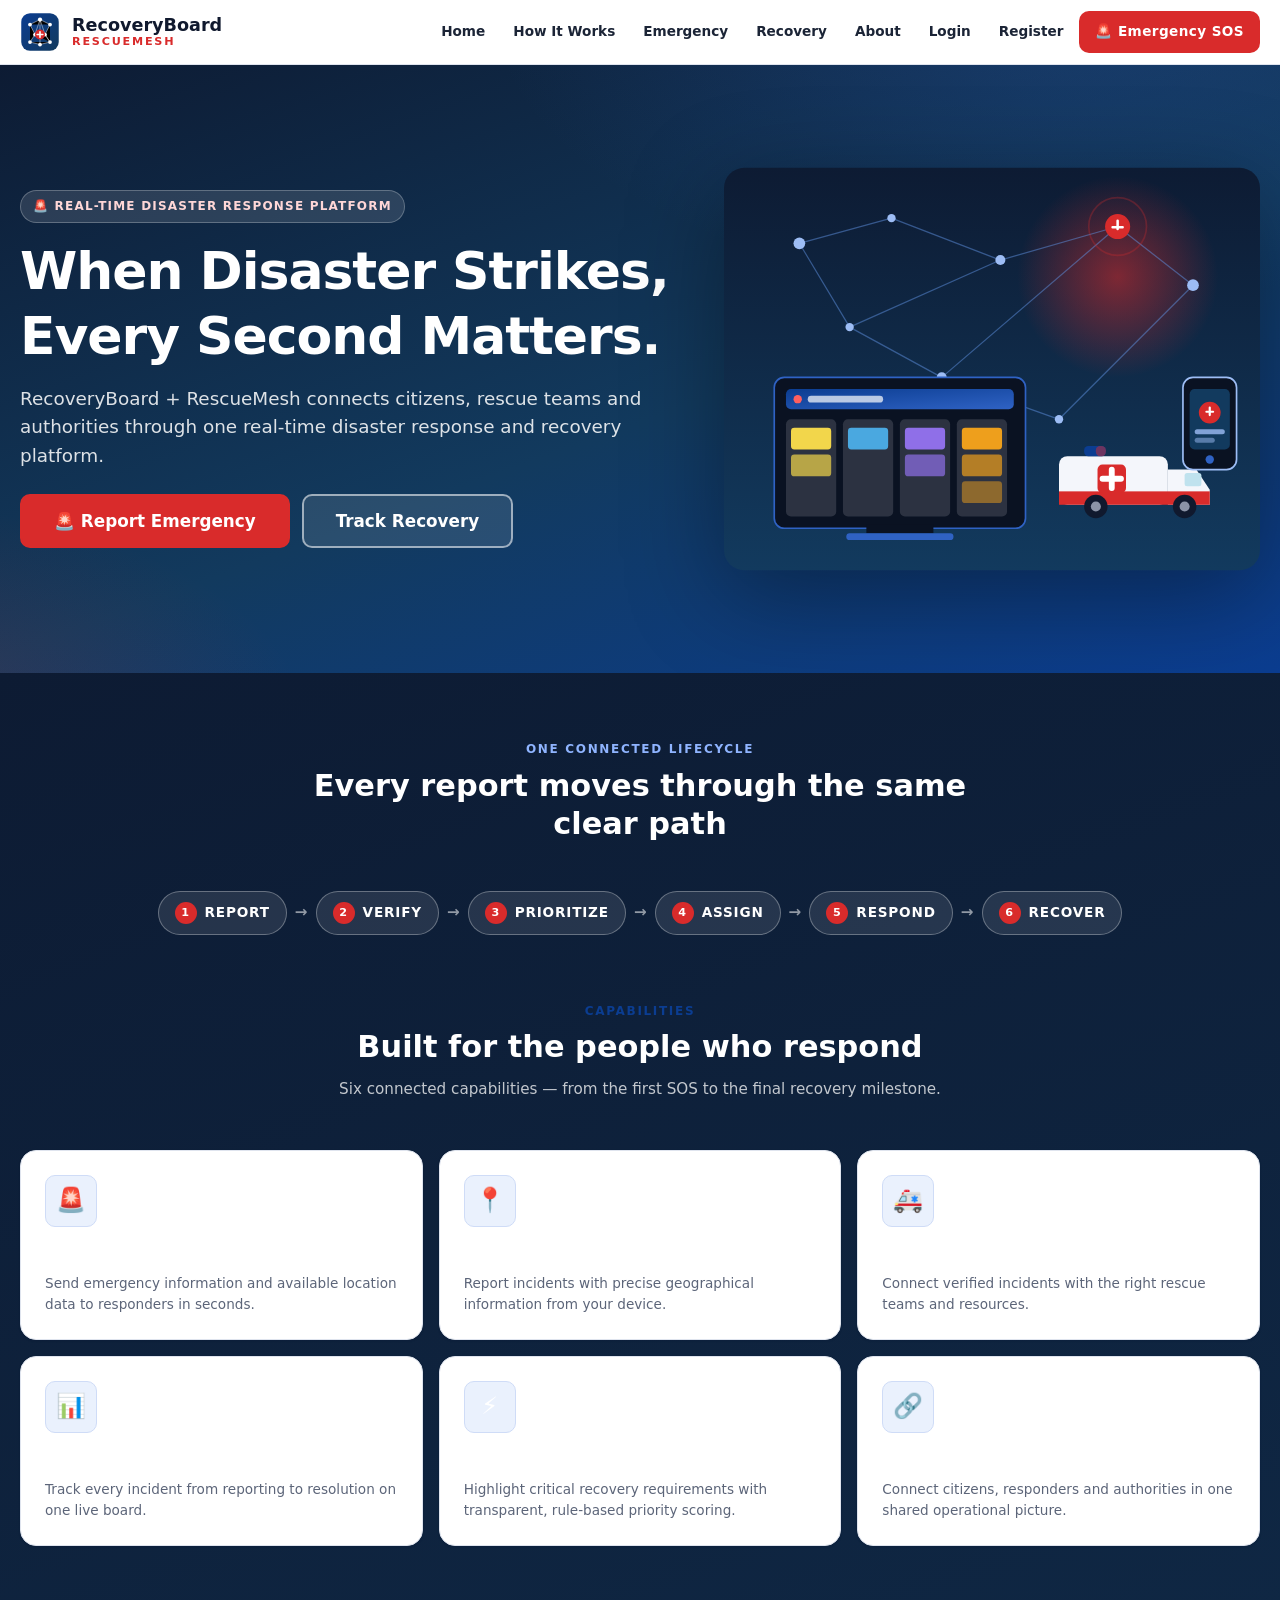
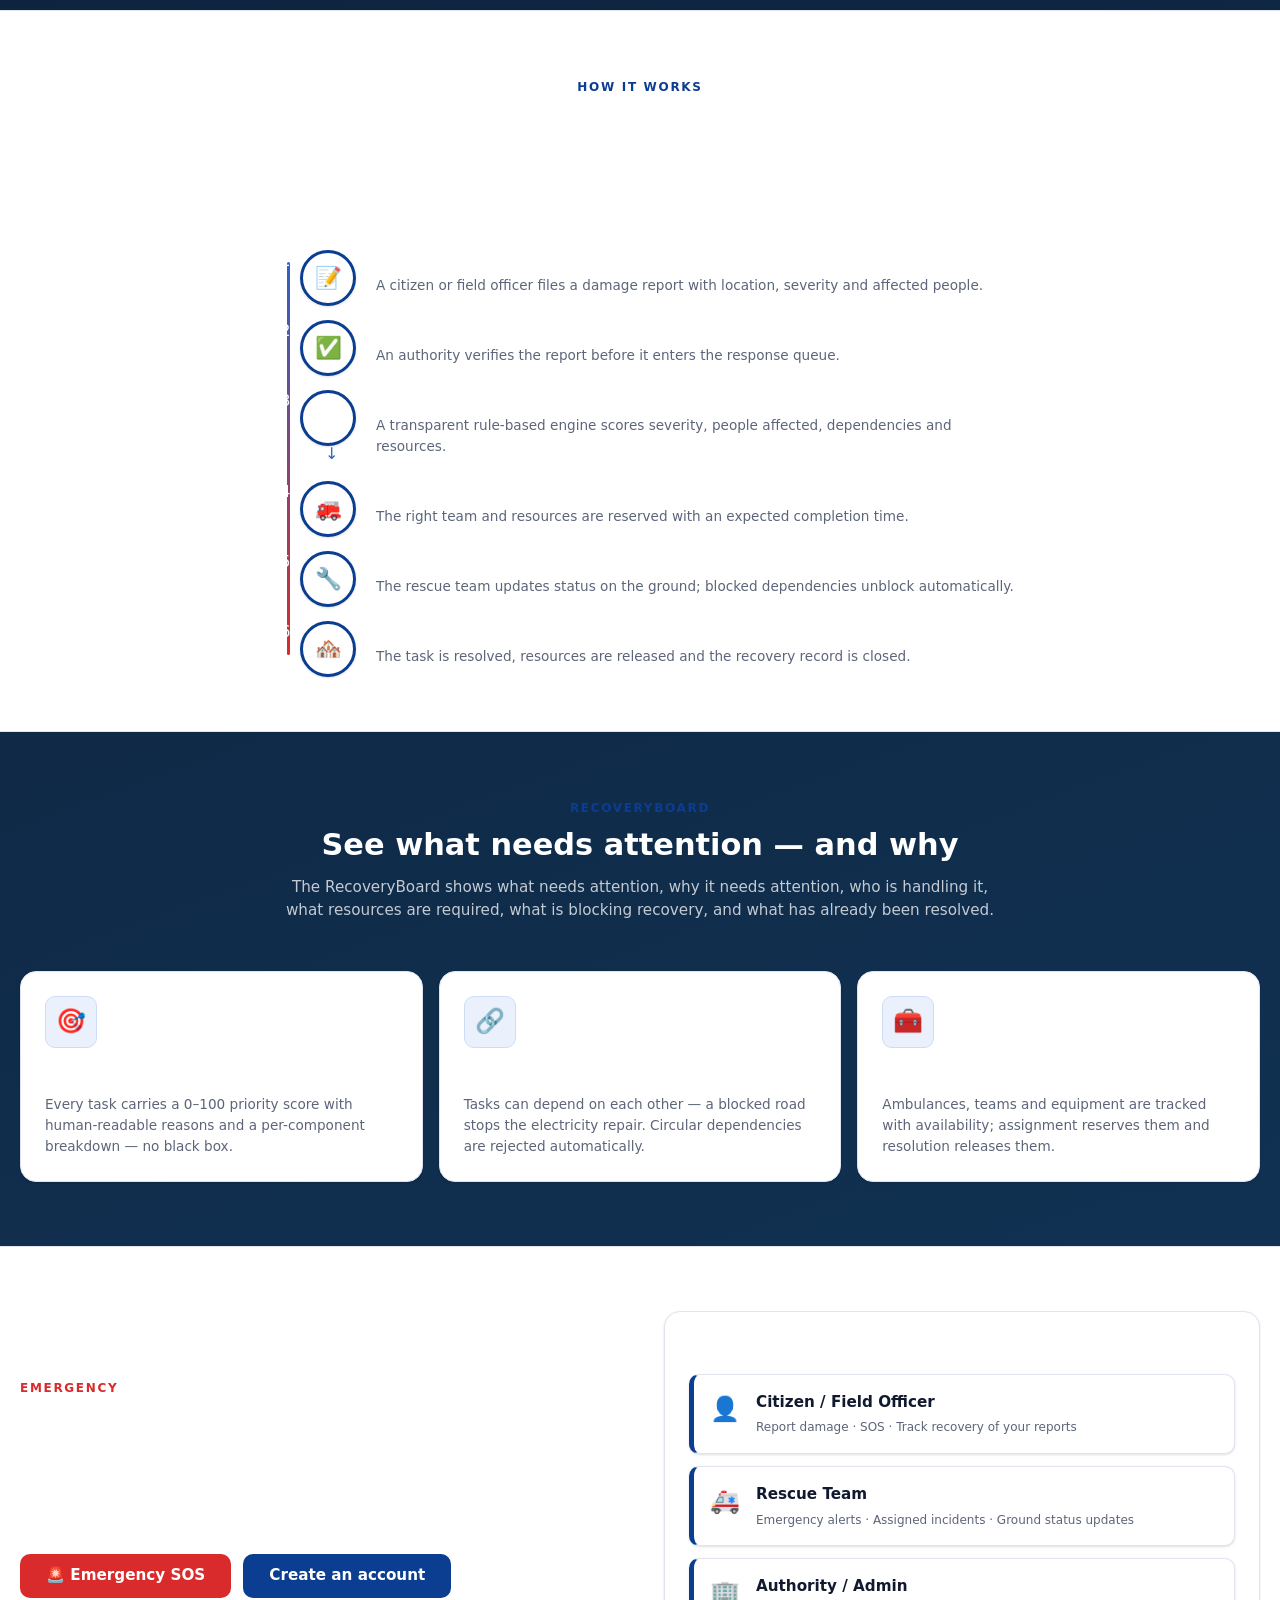
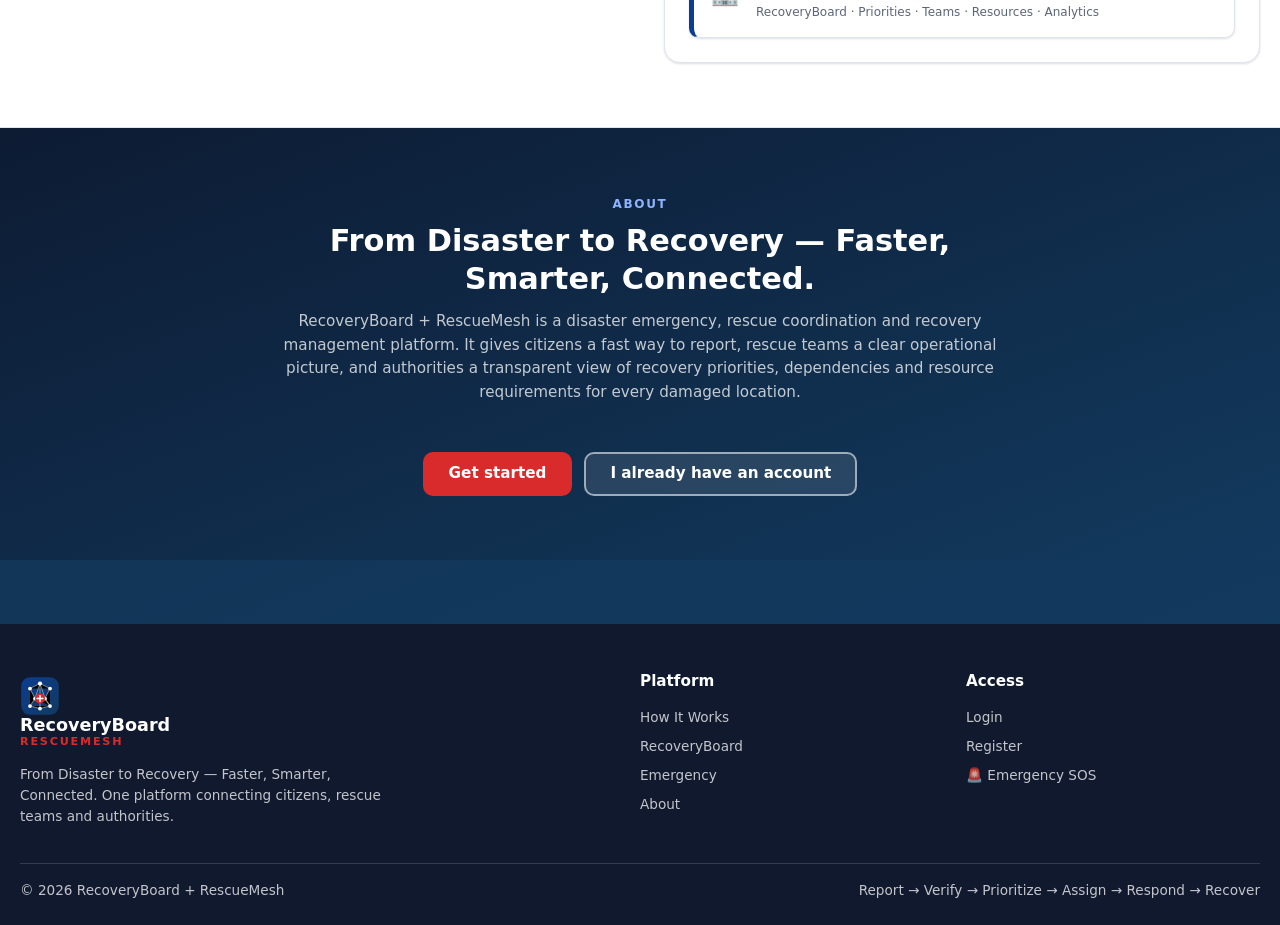
<file: index.html>
<!DOCTYPE html>
<html lang="en">
<head>
    <meta charset="UTF-8">
    <meta name="viewport" content="width=device-width, initial-scale=1.0">
    <meta name="description" content="RecoveryBoard + RescueMesh — citizen emergency reporting, rescue coordination and disaster recovery management platform.">
    <title>RecoveryBoard + RescueMesh — From Disaster to Recovery</title>
    <link rel="icon" type="image/svg+xml" href="images/logo.svg">
    <link rel="stylesheet" href="css/style.css">
</head>
<body>
    <a class="skip-link" href="#main-content">Skip to main content</a>

    <!-- ================= NAVBAR ================= -->
    <header class="navbar">
        <nav class="container navbar-inner" aria-label="Primary navigation">
            <a class="logo" href="index.html">
                <img class="logo-mark" src="images/logo.svg" alt="" width="40" height="40">
                <span class="logo-text">
                    <span class="logo-main">RecoveryBoard</span>
                    <span class="logo-sub">RescueMesh</span>
                </span>
            </a>
            <button class="nav-toggle" id="nav-toggle" type="button" aria-expanded="false" aria-controls="nav-links" aria-label="Toggle navigation menu">☰</button>
            <div class="nav-links" id="nav-links">
                <a href="index.html" aria-current="page">Home</a>
                <a href="#how-it-works">How It Works</a>
                <a href="#emergency">Emergency</a>
                <a href="#recovery">Recovery</a>
                <a href="#about">About</a>
                <a href="login.html">Login</a>
                <a href="register.html">Register</a>
                <a class="nav-cta" href="login.html?next=sos">🚨 Emergency SOS</a>
            </div>
        </nav>
    </header>

    <main id="main-content">
        <!-- ================= HERO ================= -->
        <section class="hero" id="home">
            <div class="container hero-grid">
                <div>
                    <span class="hero-badge">🚨 Real-time disaster response platform</span>
                    <h1>When Disaster Strikes, Every Second Matters.</h1>
                    <p class="lead">RecoveryBoard + RescueMesh connects citizens, rescue teams and authorities through one real-time disaster response and recovery platform.</p>
                    <div class="hero-actions">
                        <a class="btn btn-danger btn-lg" href="register.html">🚨 Report Emergency</a>
                        <a class="btn btn-secondary btn-lg" href="login.html?next=recovery">Track Recovery</a>
                    </div>
                </div>
                <div class="hero-art">
                    <img src="images/hero.svg" alt="Illustration of a disaster response command center: citizens sending SOS reports, a coordination screen tracking recovery tasks, and a rescue unit dispatched across a connected mesh network." width="640" height="480">
                </div>
            </div>
        </section>

        <!-- ================= LIFECYCLE RIBBON ================= -->
        <section class="section section-dark" aria-label="Incident lifecycle">
            <div class="container">
                <div class="section-head">
                    <span class="eyebrow" style="color:#8fb4ff">One connected lifecycle</span>
                    <h2>Every report moves through the same clear path</h2>
                </div>
                <div class="lifecycle">
                    <span class="lifecycle-chip"><span class="step-no">1</span> Report</span>
                    <span class="lifecycle-sep" aria-hidden="true">→</span>
                    <span class="lifecycle-chip"><span class="step-no">2</span> Verify</span>
                    <span class="lifecycle-sep" aria-hidden="true">→</span>
                    <span class="lifecycle-chip"><span class="step-no">3</span> Prioritize</span>
                    <span class="lifecycle-sep" aria-hidden="true">→</span>
                    <span class="lifecycle-chip"><span class="step-no">4</span> Assign</span>
                    <span class="lifecycle-sep" aria-hidden="true">→</span>
                    <span class="lifecycle-chip"><span class="step-no">5</span> Respond</span>
                    <span class="lifecycle-sep" aria-hidden="true">→</span>
                    <span class="lifecycle-chip"><span class="step-no">6</span> Recover</span>
                </div>
            </div>

        <!-- ================= FEATURES ================= -->
        <section class="section" id="features" aria-labelledby="features-title">
            <div class="container">
                <div class="section-head">
                    <span class="eyebrow">Capabilities</span>
                    <h2 id="features-title">Built for the people who respond</h2>
                    <p>Six connected capabilities — from the first SOS to the final recovery milestone.</p>
                </div>
                <div class="feature-grid">
                    <article class="feature-card">
                        <div class="feature-icon" aria-hidden="true">🚨</div>
                        <h3>Emergency SOS</h3>
                        <p>Send emergency information and available location data to responders in seconds.</p>
                    </article>
                    <article class="feature-card">
                        <div class="feature-icon" aria-hidden="true">📍</div>
                        <h3>Location-Based Reporting</h3>
                        <p>Report incidents with precise geographical information from your device.</p>
                    </article>
                    <article class="feature-card">
                        <div class="feature-icon" aria-hidden="true">🚑</div>
                        <h3>Rescue Coordination</h3>
                        <p>Connect verified incidents with the right rescue teams and resources.</p>
                    </article>
                    <article class="feature-card">
                        <div class="feature-icon" aria-hidden="true">📊</div>
                        <h3>RecoveryBoard</h3>
                        <p>Track every incident from reporting to resolution on one live board.</p>
                    </article>
                    <article class="feature-card">
                        <div class="feature-icon" aria-hidden="true">⚡</div>
                        <h3>Priority Management</h3>
                        <p>Highlight critical recovery requirements with transparent, rule-based priority scoring.</p>
                    </article>
                    <article class="feature-card">
                        <div class="feature-icon" aria-hidden="true">🔗</div>
                        <h3>RescueMesh</h3>
                        <p>Connect citizens, responders and authorities in one shared operational picture.</p>
                    </article>
                </div>
            </div>
        </section>

        <!-- ================= HOW IT WORKS ================= -->
        <section class="section section-alt" id="how-it-works" aria-labelledby="how-title">
            <div class="container">
                <div class="section-head">
                    <span class="eyebrow">How it works</span>
                    <h2 id="how-title">From citizen report to recovery</h2>
                    <p>Six accountable steps. Every transition is recorded, role-checked and visible to everyone who needs it.</p>
                </div>
                <ol class="timeline">
                    <li class="timeline-step">
                        <div class="timeline-dot" aria-hidden="true">📝</div>
                        <span class="timeline-arrow" aria-hidden="true">↓</span>
                        <h3>Citizen Reports</h3>
                        <p>A citizen or field officer files a damage report with location, severity and affected people.</p>
                    </li>
                    <li class="timeline-step">
                        <div class="timeline-dot" aria-hidden="true">✅</div>
                        <span class="timeline-arrow" aria-hidden="true">↓</span>
                        <h3>Incident Verification</h3>
                        <p>An authority verifies the report before it enters the response queue.</p>
                    </li>
                    <li class="timeline-step">
                        <div class="timeline-dot" aria-hidden="true">⚡</div>
                        <span class="timeline-arrow" aria-hidden="true">↓</span>
                        <h3>Priority Assessment</h3>
                        <p>A transparent rule-based engine scores severity, people affected, dependencies and resources.</p>
                    </li>
                    <li class="timeline-step">
                        <div class="timeline-dot" aria-hidden="true">🚒</div>
                        <span class="timeline-arrow" aria-hidden="true">↓</span>
                        <h3>Rescue Team Assignment</h3>
                        <p>The right team and resources are reserved with an expected completion time.</p>
                    </li>
                    <li class="timeline-step">
                        <div class="timeline-dot" aria-hidden="true">🔧</div>
                        <span class="timeline-arrow" aria-hidden="true">↓</span>
                        <h3>Work In Progress</h3>
                        <p>The rescue team updates status on the ground; blocked dependencies unblock automatically.</p>
                    </li>
                    <li class="timeline-step">
                        <div class="timeline-dot" aria-hidden="true">🏘️</div>
                        <h3>Resolution</h3>
                        <p>The task is resolved, resources are released and the recovery record is closed.</p>
                    </li>
                </ol>
            </div>
        </section>


        <!-- ================= RECOVERYBOARD ================= -->
        <section class="section" id="recovery" aria-labelledby="recovery-title">
            <div class="container">
                <div class="section-head">
                    <span class="eyebrow">RecoveryBoard</span>
                    <h2 id="recovery-title">See what needs attention — and why</h2>
                    <p>The RecoveryBoard shows what needs attention, why it needs attention, who is handling it, what resources are required, what is blocking recovery, and what has already been resolved.</p>
                </div>
                <div class="grid-3">
                    <article class="feature-card">
                        <div class="feature-icon" aria-hidden="true">🎯</div>
                        <h3>Priority with reasons</h3>
                        <p>Every task carries a 0–100 priority score with human-readable reasons and a per-component breakdown — no black box.</p>
                    </article>
                    <article class="feature-card">
                        <div class="feature-icon" aria-hidden="true">🔗</div>
                        <h3>Dependencies & blockers</h3>
                        <p>Tasks can depend on each other — a blocked road stops the electricity repair. Circular dependencies are rejected automatically.</p>
                    </article>
                    <article class="feature-card">
                        <div class="feature-icon" aria-hidden="true">🧰</div>
                        <h3>Resource requirements</h3>
                        <p>Ambulances, teams and equipment are tracked with availability; assignment reserves them and resolution releases them.</p>
                    </article>
                </div>
            </div>
        </section>

        <!-- ================= EMERGENCY ================= -->
        <section class="section section-alt" id="emergency" aria-labelledby="emergency-title">
            <div class="container">
                <div class="grid-2" style="align-items:center; gap:var(--sp-7);">
                    <div>
                        <span class="eyebrow" style="color:var(--danger)">Emergency</span>
                        <h2 id="emergency-title">Need immediate help?</h2>
                        <p class="lead">If you are in danger, use the emergency SOS in your dashboard to share your situation and location, or file a damage report so responders can be dispatched.</p>
                        <div class="btn-row" style="margin-top:var(--sp-4);">
                            <a class="btn btn-danger" href="login.html?next=sos">🚨 Emergency SOS</a>
                            <a class="btn btn-primary" href="register.html">Create an account</a>
                        </div>
                    </div>
                    <div class="card">
                        <h3 style="font-size:1.1rem;">Who is this platform for?</h3>
                        <div class="stack" style="gap:var(--sp-3); margin-top:var(--sp-4);">
                            <div class="alert-card" style="margin-bottom:0;">
                                <span class="ac-icon" aria-hidden="true">👤</span>
                                <div class="ac-body">
                                    <div class="ac-title">Citizen / Field Officer</div>
                                    <div class="ac-meta"><span>Report damage · SOS · Track recovery of your reports</span></div>
                                </div>
                            </div>
                            <div class="alert-card" style="margin-bottom:0;">
                                <span class="ac-icon" aria-hidden="true">🚑</span>
                                <div class="ac-body">
                                    <div class="ac-title">Rescue Team</div>
                                    <div class="ac-meta"><span>Emergency alerts · Assigned incidents · Ground status updates</span></div>
                                </div>
                            </div>
                            <div class="alert-card" style="margin-bottom:0;">
                                <span class="ac-icon" aria-hidden="true">🏢</span>
                                <div class="ac-body">
                                    <div class="ac-title">Authority / Admin</div>
                                    <div class="ac-meta"><span>RecoveryBoard · Priorities · Teams · Resources · Analytics</span></div>
                                </div>
                            </div>
                        </div>
                    </div>
                </div>
            </div>
        </section>


        <!-- ================= ABOUT ================= -->
        <section class="section section-dark" id="about" aria-labelledby="about-title">
            <div class="container">
                <div class="section-head">
                    <span class="eyebrow" style="color:#8fb4ff">About</span>
                    <h2 id="about-title">From Disaster to Recovery — Faster, Smarter, Connected.</h2>
                    <p>RecoveryBoard + RescueMesh is a disaster emergency, rescue coordination and recovery management platform. It gives citizens a fast way to report, rescue teams a clear operational picture, and authorities a transparent view of recovery priorities, dependencies and resource requirements for every damaged location.</p>
                </div>
                <div class="btn-row" style="justify-content:center;">
                    <a class="btn btn-danger" href="register.html">Get started</a>
                    <a class="btn btn-secondary" href="login.html" style="--btn-bg:rgba(255,255,255,0.1); --btn-bd:rgba(255,255,255,0.55); --btn-fg:#fff;">I already have an account</a>
                </div>
            </div>
        </section>
    </main>

    <!-- ================= FOOTER ================= -->
    <footer class="footer">
        <div class="container">
            <div class="footer-grid">
                <div>
                    <a class="logo" href="index.html" style="margin-bottom:var(--sp-3);">
                        <img class="logo-mark" src="images/logo.svg" alt="" width="40" height="40">
                        <span class="logo-text">
                            <span class="logo-main" style="color:#fff;">RecoveryBoard</span>
                            <span class="logo-sub">RescueMesh</span>
                        </span>
                    </a>
                    <p style="max-width:44ch;">From Disaster to Recovery — Faster, Smarter, Connected. One platform connecting citizens, rescue teams and authorities.</p>
                </div>
                <div>
                    <h4>Platform</h4>
                    <a href="#how-it-works">How It Works</a>
                    <a href="#recovery">RecoveryBoard</a>
                    <a href="#emergency">Emergency</a>
                    <a href="#about">About</a>
                </div>
                <div>
                    <h4>Access</h4>
                    <a href="login.html">Login</a>
                    <a href="register.html">Register</a>
                    <a href="login.html?next=sos">🚨 Emergency SOS</a>
                </div>
            </div>
            <div class="footer-bottom">
                <span>© <span id="year">2026</span> RecoveryBoard + RescueMesh</span>
                <span>Report → Verify → Prioritize → Assign → Respond → Recover</span>
            </div>
        </div>
    </footer>

    <script src="js/ui.js"></script>
    <script src="js/landing.js"></script>
</body>
</html>

        </section>
</file>
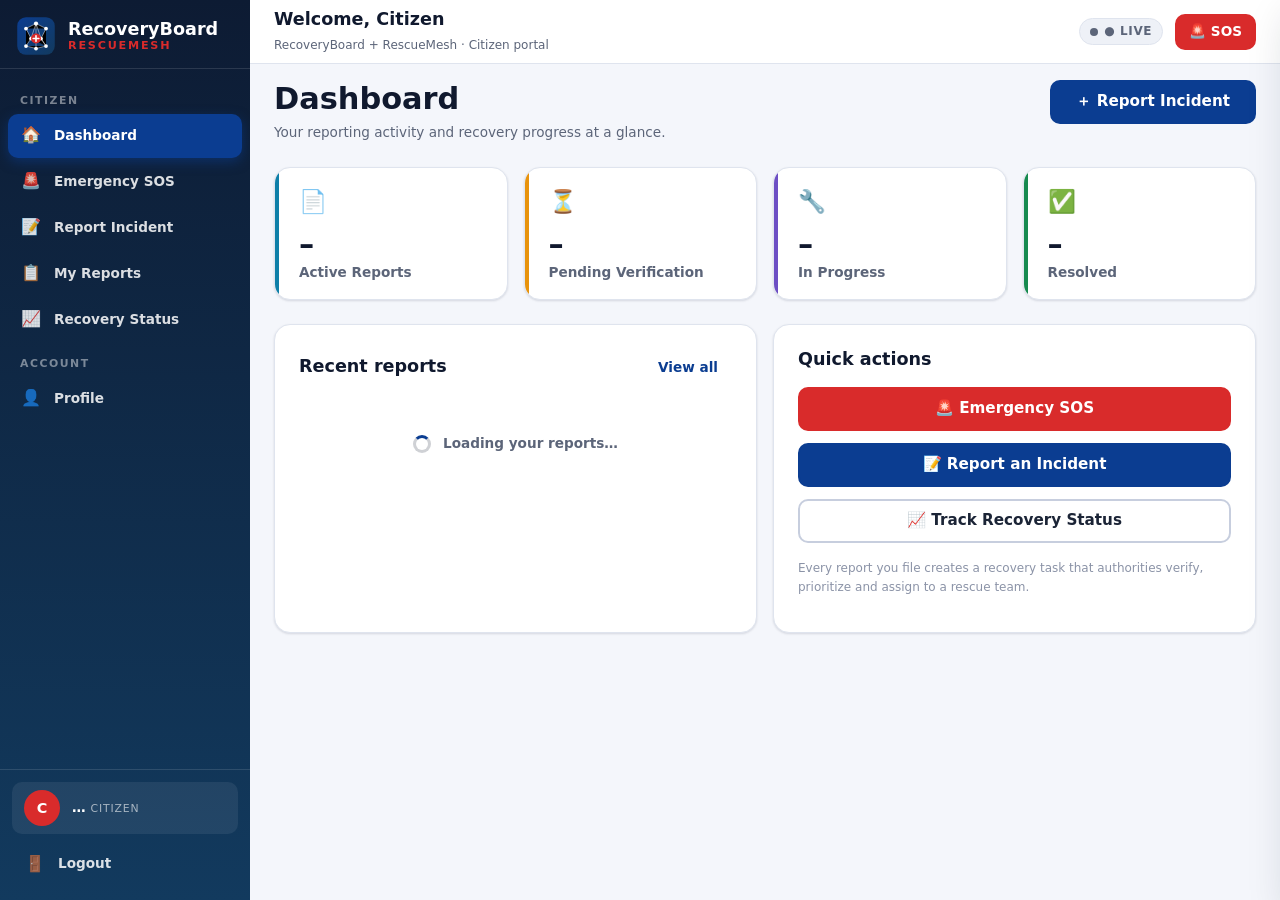
<file: citizen.html>
<!DOCTYPE html>
<html lang="en">
<head>
    <meta charset="UTF-8">
    <meta name="viewport" content="width=device-width, initial-scale=1.0">
    <meta name="description" content="Citizen dashboard — report incidents, send emergency SOS and track recovery on RecoveryBoard.">
    <title>Citizen Dashboard — RecoveryBoard + RescueMesh</title>
    <link rel="icon" type="image/svg+xml" href="images/logo.svg">
    <link rel="stylesheet" href="css/style.css">
</head>
<body>
    <a class="skip-link" href="#main-content">Skip to main content</a>
    <div class="app">
        <!-- ================= SIDEBAR ================= -->
        <aside class="sidebar" id="sidebar" aria-label="Dashboard navigation">
            <div class="sidebar-brand">
                <a class="logo" href="index.html">
                    <img class="logo-mark" src="images/logo.svg" alt="" width="40" height="40">
                    <span class="logo-text">
                        <span class="logo-main" style="color:#fff;">RecoveryBoard</span>
                        <span class="logo-sub">RescueMesh</span>
                    </span>
                </a>
            </div>
            <nav class="sidebar-nav">
                <div class="nav-section">Citizen</div>
                <button class="nav-item active" type="button" data-view="dashboard"><span class="nav-icon" aria-hidden="true">🏠</span> Dashboard</button>
                <button class="nav-item" type="button" data-view="sos"><span class="nav-icon" aria-hidden="true">🚨</span> Emergency SOS</button>
                <button class="nav-item" type="button" data-view="report"><span class="nav-icon" aria-hidden="true">📝</span> Report Incident</button>
                <button class="nav-item" type="button" data-view="reports"><span class="nav-icon" aria-hidden="true">📋</span> My Reports</button>
                <button class="nav-item" type="button" data-view="recovery"><span class="nav-icon" aria-hidden="true">📈</span> Recovery Status</button>
                <div class="nav-section">Account</div>
                <button class="nav-item" type="button" data-view="profile"><span class="nav-icon" aria-hidden="true">👤</span> Profile</button>
            </nav>
            <div class="sidebar-foot">
                <div class="user-chip">
                    <span class="user-avatar" id="user-avatar" aria-hidden="true">C</span>
                    <span class="user-meta">
                        <span class="user-name" id="user-name">…</span>
                        <span class="user-role" id="user-role">Citizen</span>
                    </span>
                </div>
                <button class="nav-item" type="button" data-action="logout"><span class="nav-icon" aria-hidden="true">🚪</span> Logout</button>
            </div>
        </aside>
        <div class="backdrop" id="sidebar-backdrop"></div>

        <!-- ================= MAIN ================= -->
        <div class="main">
            <header class="topbar">
                <div style="display:flex; align-items:center; gap:var(--sp-3);">
                    <button class="sidebar-toggle" id="sidebar-toggle" type="button" aria-label="Open navigation menu" aria-expanded="false">☰</button>
                    <div>
                        <p class="page-title" id="greeting">Welcome, Citizen</p>
                        <span class="page-sub">RecoveryBoard + RescueMesh · Citizen portal</span>
                    </div>
                </div>
                <div class="topbar-right">
                    <span class="badge badge-neutral" id="connection-badge">● Live</span>
                    <button class="btn btn-danger btn-sm" type="button" data-goto="sos">🚨 SOS</button>
                </div>
            </header>

            <main class="content" id="main-content">
                <!-- ============ VIEW: DASHBOARD ============ -->
                <section class="view active" id="view-dashboard" aria-labelledby="dash-title">
                    <div class="view-head">
                        <div>
                            <h2 id="dash-title">Dashboard</h2>
                            <p>Your reporting activity and recovery progress at a glance.</p>
                        </div>
                        <button class="btn btn-primary" type="button" data-goto="report">＋ Report Incident</button>
                    </div>

                    <div class="stat-grid" id="citizen-stats">
                        <div class="stat-card accent-info"><span class="stat-icon" aria-hidden="true">📄</span><div class="stat-value" id="stat-active">–</div><div class="stat-label">Active Reports</div></div>
                        <div class="stat-card accent-warning"><span class="stat-icon" aria-hidden="true">⏳</span><div class="stat-value" id="stat-pending">–</div><div class="stat-label">Pending Verification</div></div>
                        <div class="stat-card accent-violet"><span class="stat-icon" aria-hidden="true">🔧</span><div class="stat-value" id="stat-progress">–</div><div class="stat-label">In Progress</div></div>
                        <div class="stat-card accent-success"><span class="stat-icon" aria-hidden="true">✅</span><div class="stat-value" id="stat-resolved">–</div><div class="stat-label">Resolved</div></div>
                    </div>

                    <div class="grid-2" style="margin-top:var(--sp-5);">
                        <div class="card">
                            <div class="card-title-row">
                                <h3 style="font-size:1.1rem;">Recent reports</h3>
                                <button class="btn btn-ghost btn-sm" type="button" data-goto="reports">View all</button>
                            </div>
                            <div id="recent-reports"><div class="loading-inline"><span class="spinner spinner-dark"></span> Loading your reports…</div></div>
                        </div>
                        <div class="card">
                            <div class="card-title-row">
                                <h3 style="font-size:1.1rem;">Quick actions</h3>
                            </div>
                            <div class="stack" style="gap:var(--sp-3);">
                                <button class="btn btn-danger btn-block" type="button" data-goto="sos">🚨 Emergency SOS</button>
                                <button class="btn btn-primary btn-block" type="button" data-goto="report">📝 Report an Incident</button>
                                <button class="btn btn-secondary btn-block" type="button" data-goto="recovery">📈 Track Recovery Status</button>
                            </div>
                            <p class="caption" style="margin-top:var(--sp-4);">Every report you file creates a recovery task that authorities verify, prioritize and assign to a rescue team.</p>
                        </div>
                    </div>
                </section>


                <!-- ============ VIEW: EMERGENCY SOS ============ -->
                <section class="view" id="view-sos" aria-labelledby="sos-title">
                    <div class="view-head">
                        <div>
                            <h2 id="sos-title">Emergency SOS</h2>
                            <p>Request immediate assistance from responders.</p>
                        </div>
                    </div>

                    <div class="grid-2" style="align-items:start;">
                        <div class="sos-card" id="sos-card">
                            <div class="sos-ring" aria-hidden="true">🚨</div>
                            <h2>Emergency SOS</h2>
                            <p>Press only when you need immediate emergency assistance. Your current location (if permitted) is attached to the request.</p>
                            <button class="btn btn-sos btn-lg" type="button" id="sos-send-btn">SEND SOS</button>
                            <div class="sos-alt">
                                Not an emergency? <button type="button" data-goto="report">file an incident report instead</button>
                            </div>
                        </div>

                        <div class="card">
                            <div class="card-title-row"><h3 style="font-size:1.1rem;">What happens when you send an SOS</h3></div>
                            <ol class="timeline" style="margin-top:var(--sp-3);">
                                <li class="timeline-step" style="padding-bottom:var(--sp-4);">
                                    <div class="timeline-dot" style="width:44px;height:44px;font-size:1.1rem;" aria-hidden="true">1</div>
                                    <span class="timeline-arrow" style="left:19px;" aria-hidden="true">↓</span>
                                    <h3>Confirmation</h3>
                                    <p>You confirm the request so accidental presses don't trigger responders.</p>
                                </li>
                                <li class="timeline-step" style="padding-bottom:var(--sp-4);">
                                    <div class="timeline-dot" style="width:44px;height:44px;font-size:1.1rem;" aria-hidden="true">2</div>
                                    <span class="timeline-arrow" style="left:19px;" aria-hidden="true">↓</span>
                                    <h3>Location capture</h3>
                                    <p>Your device shares its location so responders know where to go.</p>
                                </li>
                                <li class="timeline-step">
                                    <div class="timeline-dot" style="width:44px;height:44px;font-size:1.1rem;" aria-hidden="true">3</div>
                                    <h3>Dispatch</h3>
                                    <p>The request is forwarded to the response authority for dispatch.</p>
                                </li>
                            </ol>
                            <div class="form-alert info show" style="margin-top:var(--sp-4);">
                                ℹ Your location is only sent with an SOS or report you explicitly submit.
                            </div>
                        </div>
                    </div>
                </section>

                <!-- ============ VIEW: REPORT INCIDENT (wizard) ============ -->
                <section class="view" id="view-report" aria-labelledby="report-title">
                    <div class="view-head">
                        <div>
                            <h2 id="report-title">Report Incident</h2>
                            <p>Five short steps — we'll guide you through it.</p>
                        </div>
                    </div>

                    <div class="card">
                        <div class="wizard-steps" id="wizard-steps" aria-hidden="true">
                            <div class="wizard-step active" data-step="1"><span class="ws-no">1</span> Type</div>
                            <div class="wizard-step" data-step="2"><span class="ws-no">2</span> Severity</div>
                            <div class="wizard-step" data-step="3"><span class="ws-no">3</span> Location</div>
                            <div class="wizard-step" data-step="4"><span class="ws-no">4</span> Details</div>
                            <div class="wizard-step" data-step="5"><span class="ws-no">5</span> Submit</div>
                        </div>

                        <form id="report-form" novalidate>
                            <!-- STEP 1 -->
                            <div class="wizard-panel active" data-panel="1">
                                <h3 style="font-size:1.1rem;">What happened?</h3>
                                <div class="field">
                                    <label for="incident-id">Active disaster incident<span class="req" aria-hidden="true">*</span></label>
                                    <select class="select" id="incident-id" required aria-describedby="incident-id-error"></select>
                                    <span class="field-error" id="incident-id-error">Select the incident this damage belongs to.</span>
                                    <span class="field-hint">Reports are filed under an active disaster incident created by an authority.</span>
                                </div>
                                <div class="field">
                                    <label for="damage-type">Incident / damage type<span class="req" aria-hidden="true">*</span></label>
                                    <select class="select" id="damage-type" required aria-describedby="damage-type-error">
                                        <option value="">Select damage type…</option>
                                        <option value="road_blocked">Road Blocked</option>
                                        <option value="tree_fallen">Tree Fallen</option>
                                        <option value="electricity_damaged">Electricity Damage</option>
                                        <option value="water_supply_broken">Water Supply Broken</option>
                                        <option value="building_damaged">Building Damaged</option>
                                        <option value="bridge_damaged">Bridge Damaged</option>
                                        <option value="communication_network_damaged">Communication Network Damaged</option>
                                        <option value="other">Other</option>
                                    </select>
                                    <span class="field-error" id="damage-type-error">Choose a damage type.</span>
                                </div>
                            </div>

                            <!-- STEP 2 -->
                            <div class="wizard-panel" data-panel="2">
                                <h3 style="font-size:1.1rem;">How severe is it?</h3>
                                <div class="field">
                                    <label for="severity">Severity<span class="req" aria-hidden="true">*</span></label>
                                    <select class="select" id="severity" required aria-describedby="severity-error">
                                        <option value="">Select severity…</option>
                                        <option value="low">Low — minor disruption</option>
                                        <option value="medium">Medium — significant disruption</option>
                                        <option value="high">High — serious danger or major disruption</option>
                                        <option value="critical">Critical — life-threatening</option>
                                    </select>
                                    <span class="field-error" id="severity-error">Choose a severity level.</span>
                                </div>
                                <div class="field">
                                    <label for="people-affected">People affected</label>
                                    <input class="input" type="number" id="people-affected" min="0" max="10000000" step="1" value="0"
                                           inputmode="numeric" aria-describedby="people-hint">
                                    <span class="field-hint" id="people-hint">An estimate helps responders prioritize (0 if unknown).</span>
                                </div>
                            </div>

                            <!-- STEP 3 -->
                            <div class="wizard-panel" data-panel="3">
                                <h3 style="font-size:1.1rem;">Where is it?</h3>
                                <div class="field">
                                    <label for="location">Location description<span class="req" aria-hidden="true">*</span></label>
                                    <input class="input" type="text" id="location" maxlength="300"
                                           placeholder="e.g. NH-17 near City Hospital" required aria-describedby="location-error">
                                    <span class="field-error" id="location-error">Describe the location (at least 1 character).</span>
                                </div>
                                <div class="field">
                                    <span class="field-label">Coordinates</span>
                                    <div class="btn-row" style="margin-bottom:var(--sp-3);">
                                        <button class="btn btn-secondary" type="button" id="use-location-btn">📍 Use My Current Location</button>
                                    </div>
                                    <div class="location-panel" id="location-panel" aria-live="polite">
                                        <div class="loc-address" id="loc-address">No coordinates captured yet</div>
                                        <div class="loc-coords">
                                            <span>Lat: <strong id="loc-lat">—</strong></span>
                                            <span>Lng: <strong id="loc-lng">—</strong></span>
                                        </div>
                                    </div>
                                    <span class="field-error" id="coords-error">Capture your coordinates before continuing.</span>
                                    <span class="field-hint">No map provider is configured — coordinates are shown as plain data.</span>
                                </div>
                            </div>



                            <!-- STEP 4 -->
                            <div class="wizard-panel" data-panel="4">
                                <h3 style="font-size:1.1rem;">Tell us more</h3>
                                <div class="field">
                                    <label for="description">Description<span class="req" aria-hidden="true">*</span></label>
                                    <textarea class="textarea" id="description" minlength="5" maxlength="5000"
                                              placeholder="Describe what you saw, when it happened, and any immediate dangers…"
                                              required aria-describedby="description-error"></textarea>
                                    <span class="field-error" id="description-error">Description must be at least 5 characters.</span>
                                </div>
                                <div class="field">
                                    <label for="resources-needed">Resources needed (optional)</label>
                                    <div id="resource-rows"></div>
                                    <button class="btn btn-ghost btn-sm" type="button" id="add-resource-btn">＋ Add resource</button>
                                    <span class="field-hint">e.g. ambulance, rescue team, equipment — quantities are noted for responders.</span>
                                </div>
                            </div>

                            <!-- STEP 5 -->
                            <div class="wizard-panel" data-panel="5">
                                <h3 style="font-size:1.1rem;">Review &amp; submit</h3>
                                <p class="text-sm muted">Check the details below, then submit your report.</p>
                                <dl class="review-list" id="review-list"></dl>
                                <div class="form-alert info show" style="margin-top:var(--sp-4);">
                                    ℹ Submitting creates a damage report <strong>and</strong> a recovery task on the RecoveryBoard.
                                </div>
                            </div>

                            <div class="wizard-nav">
                                <button class="btn btn-secondary" type="button" id="wizard-back" disabled>← Back</button>
                                <button class="btn btn-primary" type="button" id="wizard-next">Next →</button>
                                <button class="btn btn-success" type="submit" id="wizard-submit" style="display:none;">Submit Report</button>
                            </div>
                        </form>
                    </div>
                </section>


                <!-- ============ VIEW: MY REPORTS ============ -->
                <section class="view" id="view-reports" aria-labelledby="reports-title">
                    <div class="view-head">
                        <div>
                            <h2 id="reports-title">My Reports</h2>
                            <p>Every incident you have reported and its current workflow status.</p>
                        </div>
                        <button class="btn btn-primary" type="button" data-goto="report">＋ New Report</button>
                    </div>

                    <div class="board-toolbar">
                        <div class="tool tool-search">
                            <label for="reports-search">Search</label>
                            <input class="input" type="search" id="reports-search" placeholder="Search incidents...">
                        </div>
                        <div class="tool">
                            <label for="reports-status">Status</label>
                            <select class="select" id="reports-status">
                                <option value="">All statuses</option>
                                <option value="reported">Reported</option>
                                <option value="verified">Verified</option>
                                <option value="assigned">Assigned</option>
                                <option value="working">Working</option>
                                <option value="resolved">Resolved</option>
                            </select>
                        </div>
                        <div class="tool">
                            <label for="reports-severity">Severity</label>
                            <select class="select" id="reports-severity">
                                <option value="">All severities</option>
                                <option value="critical">Critical</option>
                                <option value="high">High</option>
                                <option value="medium">Medium</option>
                                <option value="low">Low</option>
                            </select>
                        </div>
                        <button class="btn btn-secondary btn-sm" type="button" id="reports-clear">Clear Filters</button>
                    </div>

                    <div class="board-meta">
                        <span id="reports-count">Loading…</span>
                    </div>

                    <div id="reports-list"><div class="loading-inline"><span class="spinner spinner-dark"></span> Loading your reports…</div></div>

                    <div class="pagination" id="reports-pagination"></div>
                </section>

                <!-- ============ VIEW: RECOVERY STATUS ============ -->
                <section class="view" id="view-recovery" aria-labelledby="recovery-title">
                    <div class="view-head">
                        <div>
                            <h2 id="recovery-title">Recovery Status</h2>
                            <p>Reported → Verified → Assigned → Working → Resolved — live for each of your reports.</p>
                        </div>
                    </div>
                    <div id="recovery-list" class="stack"><div class="loading-inline"><span class="spinner spinner-dark"></span> Loading recovery status…</div></div>
                </section>

                <!-- ============ VIEW: PROFILE ============ -->
                <section class="view" id="view-profile" aria-labelledby="profile-title">
                    <div class="view-head">
                        <div>
                            <h2 id="profile-title">Profile</h2>
                            <p>Your account as stored by the backend.</p>
                        </div>
                    </div>
                    <div class="card" style="max-width:640px;">
                        <dl class="kv" style="grid-template-columns:160px 1fr;">
                            <dt>Name</dt><dd id="profile-name">—</dd>
                            <dt>Email</dt><dd id="profile-email">—</dd>
                            <dt>Role</dt><dd id="profile-role">—</dd>
                            <dt>Status</dt><dd id="profile-active">—</dd>
                            <dt>Member since</dt><dd id="profile-since">—</dd>
                        </dl>
                        <div class="btn-row" style="margin-top:var(--sp-5);">
                            <button class="btn btn-danger" type="button" data-action="logout">🚪 Logout</button>
                        </div>
                    </div>
                </section>
            </main>
        </div>
    </div>


    <!-- ================= DRAWER: report detail ================= -->
    <div class="backdrop" id="drawer-backdrop"></div>
    <aside class="drawer" id="report-drawer" aria-hidden="true" aria-labelledby="drawer-title">
        <div class="drawer-head">
            <div>
                <span class="eyebrow" id="drawer-eyebrow">Report detail</span>
                <h3 id="drawer-title">—</h3>
                <div id="drawer-badges" style="display:flex; gap:6px; flex-wrap:wrap;"></div>
            </div>
            <button class="icon-btn" type="button" data-close-drawer aria-label="Close detail panel">✕</button>
        </div>
        <div class="drawer-body" id="drawer-body">
            <div class="loading-inline"><span class="spinner spinner-dark"></span> Loading details…</div>
        </div>
        <div class="drawer-foot" id="drawer-foot" style="display:none;"></div>
    </aside>

    <!-- ================= MODAL: SOS confirmation ================= -->
    <div class="modal-backdrop" id="sos-modal" role="dialog" aria-modal="true" aria-hidden="true" aria-labelledby="sos-modal-title">
        <div class="modal">
            <div class="modal-head">
                <h3 id="sos-modal-title">Send emergency SOS?</h3>
                <button class="icon-btn" type="button" data-close-modal aria-label="Close dialog">✕</button>
            </div>
            <div class="modal-body modal-center">
                <div class="modal-icon danger" aria-hidden="true">🚨</div>
                <p><strong>Are you sure you want to send an emergency SOS?</strong></p>
                <p class="text-sm muted">Your location (if permitted) will be attached. Only use this when you need immediate assistance.</p>
                <div id="sos-progress" style="display:none; margin-top:var(--sp-4);">
                    <div class="loading-inline"><span class="spinner spinner-dark"></span> <span id="sos-progress-text">Sending emergency request…</span></div>
                </div>
                <div id="sos-result" style="display:none; margin-top:var(--sp-4);"></div>
            </div>
            <div class="modal-foot">
                <button class="btn btn-secondary" type="button" data-close-modal id="sos-cancel">Cancel</button>
                <button class="btn btn-danger" type="button" id="sos-confirm">SEND SOS</button>
            </div>
        </div>
    </div>

    <script src="js/ui.js"></script>
    <script src="js/api.js"></script>
    <script src="js/auth.js"></script>
    <script src="js/citizen.js"></script>
</body>
</html>
</file>
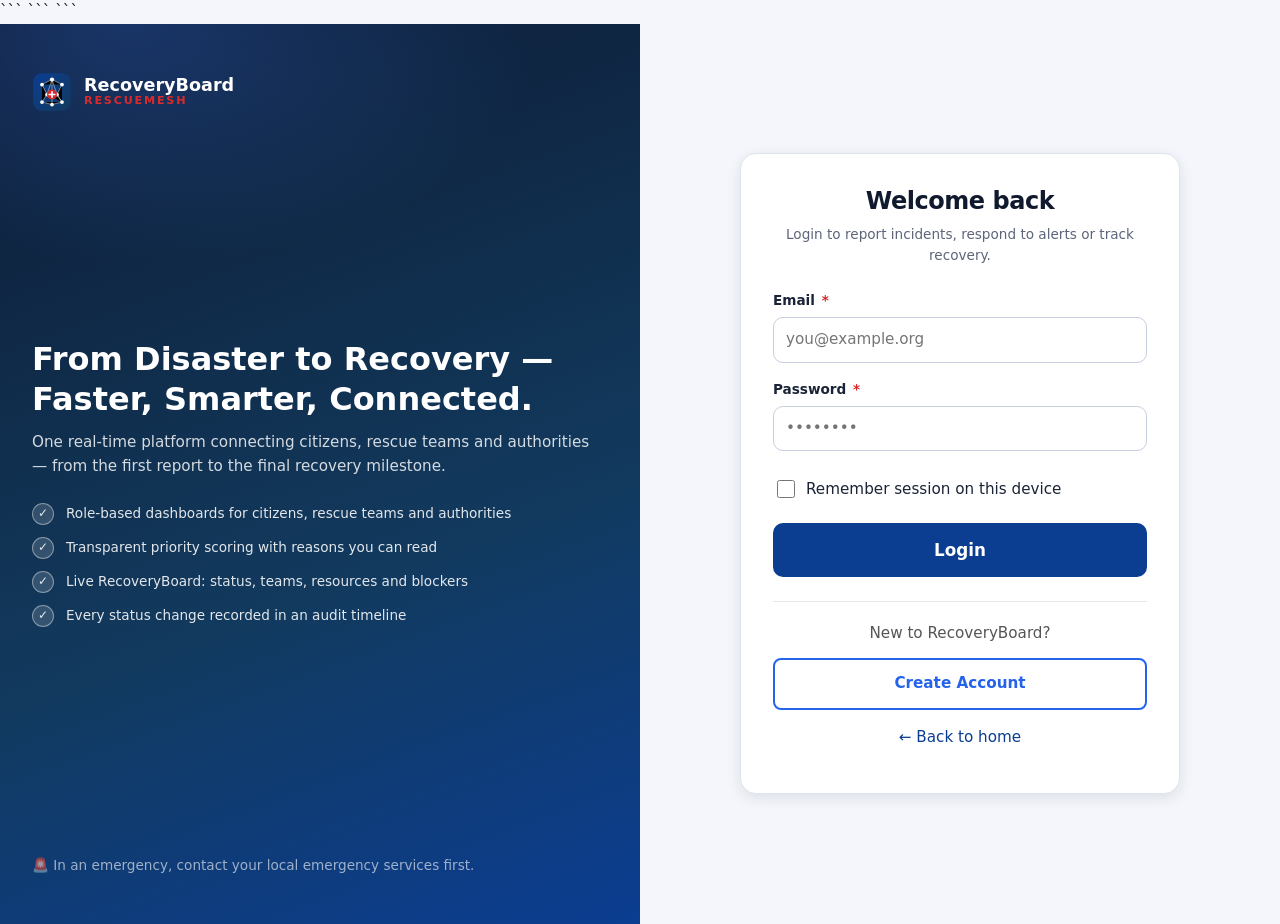
<file: login.html>
<!DOCTYPE html>

<html lang="en">

<head>

```
<meta charset="UTF-8">

<meta
    name="viewport"
    content="width=device-width, initial-scale=1.0"
>

<meta
    name="description"
    content="Login to RecoveryBoard + RescueMesh — disaster response and recovery platform."
>

<title>Login — RecoveryBoard + RescueMesh</title>

<link
    rel="icon"
    type="image/svg+xml"
    href="images/logo.svg"
>

<link
    rel="stylesheet"
    href="css/style.css"
>
```

</head>

<body>

```
<a
    class="skip-link"
    href="#login-form"
>
    Skip to login form
</a>


<div class="auth-page">


    <!-- ==================================================
         LEFT BRAND PANEL
    =================================================== -->

    <aside
        class="auth-brand"
        aria-label="About RecoveryBoard"
    >

        <a
            class="logo"
            href="index.html"
        >

            <img
                class="logo-mark"
                src="images/logo.svg"
                alt="RecoveryBoard logo"
                width="40"
                height="40"
            >

            <span class="logo-text">

                <span
                    class="logo-main"
                    style="color:#fff;"
                >
                    RecoveryBoard
                </span>

                <span class="logo-sub">
                    RescueMesh
                </span>

            </span>

        </a>


        <div>

            <h2>
                From Disaster to Recovery —
                Faster, Smarter, Connected.
            </h2>

            <p>
                One real-time platform connecting
                citizens, rescue teams and authorities —
                from the first report to the final
                recovery milestone.
            </p>


            <ul
                class="auth-brand-points"
                style="margin-top:var(--sp-5);"
            >

                <li>
                    <span class="tick">✓</span>

                    Role-based dashboards for citizens,
                    rescue teams and authorities
                </li>


                <li>
                    <span class="tick">✓</span>

                    Transparent priority scoring with
                    reasons you can read
                </li>


                <li>
                    <span class="tick">✓</span>

                    Live RecoveryBoard: status, teams,
                    resources and blockers
                </li>


                <li>
                    <span class="tick">✓</span>

                    Every status change recorded in
                    an audit timeline
                </li>

            </ul>

        </div>


        <p
            class="text-sm"
            style="
                color:rgba(255,255,255,0.6);
                margin:0;
            "
        >
            🚨 In an emergency, contact your local
            emergency services first.
        </p>

    </aside>



    <!-- ==================================================
         LOGIN PANEL
    =================================================== -->

    <main class="auth-panel">

        <div class="auth-card">


            <!-- HEADER -->

            <div class="auth-head">

                <h1>
                    Welcome back
                </h1>

                <p>
                    Login to report incidents, respond
                    to alerts or track recovery.
                </p>

            </div>



            <!-- ALERT -->

            <div
                class="form-alert"
                id="form-alert"
                role="alert"
            ></div>



            <!-- ==================================================
                 LOGIN FORM
            =================================================== -->

            <form
                id="login-form"
                novalidate
            >


                <!-- EMAIL -->

                <div class="field">

                    <label for="email">

                        Email

                        <span class="req">
                            *
                        </span>

                    </label>


                    <input
                        class="input"
                        type="email"
                        id="email"
                        name="email"
                        autocomplete="email"
                        placeholder="you@example.org"
                        required
                    >


                    <span
                        class="field-error"
                        id="email-error"
                    >
                        Enter a valid email address.
                    </span>

                </div>



                <!-- PASSWORD -->

                <div class="field">

                    <label for="password">

                        Password

                        <span class="req">
                            *
                        </span>

                    </label>


                    <input
                        class="input"
                        type="password"
                        id="password"
                        name="password"
                        autocomplete="current-password"
                        placeholder="••••••••"
                        required
                    >


                    <span
                        class="field-error"
                        id="password-error"
                    >
                        Password is required.
                    </span>

                </div>



                <!-- REMEMBER SESSION -->

                <div class="checkbox-row">

                    <input
                        type="checkbox"
                        id="remember"
                        name="remember"
                    >


                    <label for="remember">
                        Remember session on this device
                    </label>

                </div>



                <!-- LOGIN BUTTON -->

                <button
                    class="btn btn-primary btn-block btn-lg"
                    type="submit"
                    id="login-btn"
                    style="margin-top:var(--sp-3);"
                >
                    Login
                </button>

            </form>



            <!-- ==================================================
                 REGISTER
            =================================================== -->

            <div
                style="
                    text-align:center;
                    margin-top:24px;
                    padding-top:20px;
                    border-top:1px solid #e5e7eb;
                "
            >

                <p
                    style="
                        margin:0 0 12px 0;
                        color:#555;
                    "
                >
                    New to RecoveryBoard?
                </p>


                <a
                    href="register.html"
                    style="
                        display:block;
                        width:100%;
                        box-sizing:border-box;
                        padding:12px 16px;
                        background:#ffffff;
                        color:#2563eb;
                        border:2px solid #2563eb;
                        border-radius:8px;
                        text-decoration:none;
                        text-align:center;
                        font-weight:600;
                    "
                >
                    Create Account
                </a>

            </div>



            <!-- HOME -->

            <p
                style="
                    text-align:center;
                    margin-top:16px;
                "
            >

                <a href="index.html">
                    ← Back to home
                </a>

            </p>


        </div>

    </main>

</div>



<!-- ==================================================
     JAVASCRIPT
=================================================== -->

<script src="js/ui.js"></script>

<script src="js/api.js"></script>

<script src="js/auth.js"></script>

<script src="js/login.js"></script>


</body>

</html>
</file>
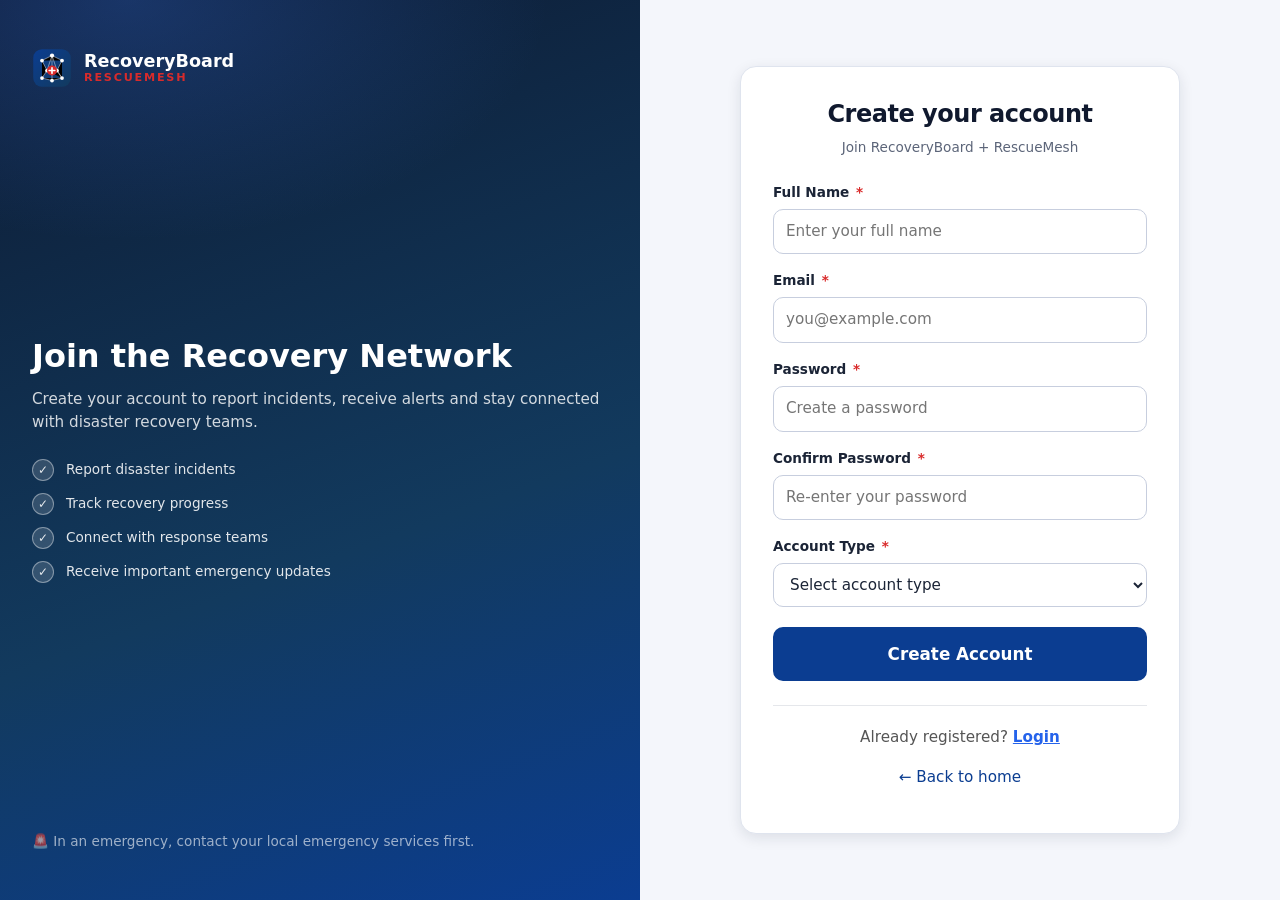
<file: register.html>
<!DOCTYPE html>
<html lang="en">

<head>
    <meta charset="UTF-8">

    <meta
        name="viewport"
        content="width=device-width, initial-scale=1.0"
    >

    <meta
        name="description"
        content="Create your RecoveryBoard + RescueMesh account."
    >

    <title>Create Account — RecoveryBoard + RescueMesh</title>

    <link
        rel="icon"
        type="image/svg+xml"
        href="images/logo.svg"
    >

    <link
        rel="stylesheet"
        href="css/style.css"
    >
</head>

<body>

<div class="auth-page">

    <!-- LEFT BRAND PANEL -->
    <aside
        class="auth-brand"
        aria-label="About RecoveryBoard"
    >

        <a
            class="logo"
            href="index.html"
        >

            <img
                class="logo-mark"
                src="images/logo.svg"
                alt="RecoveryBoard logo"
                width="40"
                height="40"
            >

            <span class="logo-text">

                <span
                    class="logo-main"
                    style="color:#fff;"
                >
                    RecoveryBoard
                </span>

                <span class="logo-sub">
                    RescueMesh
                </span>

            </span>

        </a>


        <div>

            <h2>
                Join the Recovery Network
            </h2>

            <p>
                Create your account to report incidents,
                receive alerts and stay connected with
                disaster recovery teams.
            </p>


            <ul
                class="auth-brand-points"
                style="margin-top:var(--sp-5);"
            >

                <li>
                    <span class="tick">✓</span>
                    Report disaster incidents
                </li>

                <li>
                    <span class="tick">✓</span>
                    Track recovery progress
                </li>

                <li>
                    <span class="tick">✓</span>
                    Connect with response teams
                </li>

                <li>
                    <span class="tick">✓</span>
                    Receive important emergency updates
                </li>

            </ul>

        </div>


        <p
            class="text-sm"
            style="
                color:rgba(255,255,255,0.6);
                margin:0;
            "
        >
            🚨 In an emergency, contact your local
            emergency services first.
        </p>

    </aside>


    <!-- REGISTRATION PANEL -->
    <main class="auth-panel">

        <div class="auth-card">

            <!-- HEADER -->
            <div class="auth-head">

                <h1>
                    Create your account
                </h1>

                <p>
                    Join RecoveryBoard + RescueMesh
                </p>

            </div>


            <!-- ALERT -->
            <div
                class="form-alert"
                id="form-alert"
                role="alert"
            ></div>


            <!-- REGISTRATION FORM -->
            <form
                id="register-form"
                novalidate
            >

                <!-- FULL NAME -->
                <div class="field">

                    <label for="full_name">
                        Full Name
                        <span class="req">*</span>
                    </label>

                    <input
                        class="input"
                        type="text"
                        id="full_name"
                        name="full_name"
                        autocomplete="name"
                        placeholder="Enter your full name"
                        required
                    >

                </div>


                <!-- EMAIL -->
                <div class="field">

                    <label for="email">
                        Email
                        <span class="req">*</span>
                    </label>

                    <input
                        class="input"
                        type="email"
                        id="email"
                        name="email"
                        autocomplete="email"
                        placeholder="you@example.com"
                        required
                    >

                </div>


                <!-- PASSWORD -->
                <div class="field">

                    <label for="password">
                        Password
                        <span class="req">*</span>
                    </label>

                    <input
                        class="input"
                        type="password"
                        id="password"
                        name="password"
                        autocomplete="new-password"
                        placeholder="Create a password"
                        required
                    >

                </div>


                <!-- CONFIRM PASSWORD -->
                <div class="field">

                    <label for="confirm_password">
                        Confirm Password
                        <span class="req">*</span>
                    </label>

                    <input
                        class="input"
                        type="password"
                        id="confirm_password"
                        name="confirm_password"
                        autocomplete="new-password"
                        placeholder="Re-enter your password"
                        required
                    >

                </div>


                <!-- ACCOUNT TYPE -->
                <div class="field">

                    <label for="role">
                        Account Type
                        <span class="req">*</span>
                    </label>

                    <select
                        class="input"
                        id="role"
                        name="role"
                        required
                    >

                        <option value="">
                            Select account type
                        </option>

                        <option value="authority">
                            Authority
                        </option>

                        <option value="field_officer">
                            Field Officer
                        </option>

                        <option value="rescue_team">
                            Rescue Team
                        </option>

                    </select>

                </div>


                <!-- CREATE ACCOUNT BUTTON -->
                <button
                    type="submit"
                    id="register-btn"
                    class="btn btn-primary btn-block btn-lg"
                    style="
                        display:block;
                        width:100%;
                        margin-top:20px;
                        cursor:pointer;
                    "
                >
                    Create Account
                </button>

            </form>


            <!-- LOGIN LINK -->
            <div
                style="
                    text-align:center;
                    margin-top:24px;
                    padding-top:20px;
                    border-top:1px solid #e5e7eb;
                "
            >

                <p
                    style="
                        margin:0;
                        color:#555;
                    "
                >

                    Already registered?

                    <a
                        href="login.html"
                        style="
                            color:#2563eb;
                            font-weight:600;
                            text-decoration:underline;
                        "
                    >
                        Login
                    </a>

                </p>

            </div>


            <!-- BACK TO HOME -->
            <p
                style="
                    text-align:center;
                    margin-top:16px;
                "
            >

                <a href="index.html">
                    ← Back to home
                </a>

            </p>

        </div>

    </main>

</div>


<!-- JAVASCRIPT -->
<script src="js/ui.js"></script>
<script src="js/api.js"></script>
<script src="js/auth.js"></script>
<script src="js/register.js"></script>

</body>
</html>
</file>
<file: css/style.css>
/* =============================================================================
 * RecoveryBoard + RescueMesh — Design System
 * -----------------------------------------------------------------------------
 * One consistent system: color, typography, spacing, buttons, cards, badges,
 * navigation, modals, drawers, toasts, skeletons, empty states.
 * Responsive: 1920 / 1440 / 1366 / 1024 / 768 / 480 / 375. Accessible focus.
 * ========================================================================== */

:root {
    /* Brand palette */
    --primary: #0b3d91;        /* authority blue — trust */
    --primary-600: #093375;
    --primary-400: #2f62c4;
    --primary-050: #eaf1fd;
    --secondary: #123a5e;      /* deep navy */
    --danger: #d92b2b;         /* emergency red */
    --danger-600: #b92121;
    --danger-050: #fdecec;
    --warning: #e8930c;        /* amber */
    --warning-050: #fdf3e3;
    --success: #178a4f;        /* resolved green */
    --success-050: #e8f6ef;
    --info: #0e7fa8;           /* verified blue-cyan */
    --info-050: #e6f4f9;
    --violet: #6d4fc4;         /* assigned violet */
    --violet-050: #f0ecfb;
    --dark: #10192e;
    --light: #f4f6fb;
    --white: #ffffff;
    --border: #dfe4ee;
    --border-strong: #c7cede;
    --text: #1b2436;
    --text-muted: #5c6579;
    --text-faint: #8b93a7;

    /* Surfaces */
    --surface: #ffffff;
    --surface-alt: #f7f9fd;
    --overlay: rgba(10, 16, 30, 0.55);

    /* Typography */
    --font: "Segoe UI", system-ui, -apple-system, "Helvetica Neue", Arial, sans-serif;
    --fs-hero: clamp(2rem, 4.5vw, 3.25rem);
    --fs-page: clamp(1.4rem, 2.4vw, 1.9rem);
    --fs-section: clamp(1.2rem, 2vw, 1.5rem);
    --fs-card: 1.05rem;
    --fs-body: 0.95rem;
    --fs-small: 0.85rem;
    --fs-caption: 0.75rem;

    /* Spacing scale (4px base) */
    --sp-1: 4px;  --sp-2: 8px;  --sp-3: 12px; --sp-4: 16px;
    --sp-5: 24px; --sp-6: 32px; --sp-7: 48px; --sp-8: 64px;

    /* Shape + elevation */
    --radius-sm: 6px;
    --radius: 10px;
    --radius-lg: 16px;
    --radius-pill: 999px;
    --shadow-sm: 0 1px 2px rgba(16, 25, 46, 0.06), 0 1px 3px rgba(16, 25, 46, 0.08);
    --shadow: 0 4px 14px rgba(16, 25, 46, 0.10);
    --shadow-lg: 0 16px 40px rgba(16, 25, 46, 0.18);

    /* Layout */
    --sidebar-w: 250px;
    --header-h: 64px;
    --content-max: 1240px;
}

/* ------------------------------------------------------------------ reset */
*, *::before, *::after { box-sizing: border-box; }
html { -webkit-text-size-adjust: 100%; scroll-behavior: smooth; }
body {
    margin: 0;
    font-family: var(--font);
    font-size: var(--fs-body);
    line-height: 1.55;
    color: var(--text);
    background: var(--light);
    overflow-x: hidden;
}
img, svg { max-width: 100%; display: block; }
h1, h2, h3, h4, h5 { margin: 0 0 var(--sp-3); line-height: 1.25; font-weight: 700; color: var(--dark); }
h1 { font-size: var(--fs-hero); letter-spacing: -0.02em; }
h2 { font-size: var(--fs-page); }
h3 { font-size: var(--fs-section); }
h4 { font-size: var(--fs-card); }
p { margin: 0 0 var(--sp-3); }
a { color: var(--primary); text-decoration: none; }
a:hover { text-decoration: underline; }
ul { margin: 0; padding: 0; list-style: none; }
code { font-family: Consolas, "Courier New", monospace; font-size: 0.9em; }

:focus-visible {
    outline: 3px solid var(--primary-400);
    outline-offset: 2px;
    border-radius: 4px;
}

.sr-only {
    position: absolute; width: 1px; height: 1px;
    padding: 0; margin: -1px; overflow: hidden;
    clip: rect(0 0 0 0); white-space: nowrap; border: 0;
}

.skip-link {
    position: absolute; left: var(--sp-3); top: -60px; z-index: 300;
    background: var(--primary); color: #fff; padding: var(--sp-2) var(--sp-4);
    border-radius: 0 0 var(--radius) var(--radius); transition: top 0.2s;
}
.skip-link:focus { top: 0; text-decoration: none; }


/* ------------------------------------------------------------- typography */
.eyebrow {
    display: inline-block; font-size: var(--fs-caption); font-weight: 700;
    letter-spacing: 0.14em; text-transform: uppercase; color: var(--primary);
    margin-bottom: var(--sp-2);
}
.lead { font-size: 1.1rem; color: var(--text-muted); }
.muted { color: var(--text-muted); }
.caption { font-size: var(--fs-caption); color: var(--text-faint); }
.text-sm { font-size: var(--fs-small); }
.mt-0 { margin-top: 0; }
.mb-0 { margin-bottom: 0; }

/* --------------------------------------------------------------- buttons */
.btn {
    --btn-bg: var(--primary); --btn-fg: #fff; --btn-bd: var(--primary);
    display: inline-flex; align-items: center; justify-content: center; gap: var(--sp-2);
    min-height: 44px; padding: var(--sp-2) var(--sp-5);
    font: inherit; font-weight: 600; font-size: var(--fs-body);
    color: var(--btn-fg); background: var(--btn-bg);
    border: 2px solid var(--btn-bd); border-radius: var(--radius);
    cursor: pointer; text-align: center; text-decoration: none;
    transition: background 0.15s, border-color 0.15s, transform 0.05s, box-shadow 0.15s;
    user-select: none; position: relative;
}
.btn:hover { background: var(--primary-600); border-color: var(--primary-600); text-decoration: none; box-shadow: var(--shadow-sm); }
.btn:active { transform: translateY(1px); }
.btn:focus-visible { outline: 3px solid var(--primary-400); outline-offset: 2px; }
.btn[disabled], .btn.is-loading { opacity: 0.65; cursor: not-allowed; pointer-events: none; }
.btn-block { width: 100%; }

.btn-primary { --btn-bg: var(--primary); --btn-bd: var(--primary); --btn-fg: #fff; }
.btn-secondary { --btn-bg: var(--white); --btn-bd: var(--border-strong); --btn-fg: var(--text); }
.btn-secondary:hover { background: var(--surface-alt); border-color: var(--primary-400); }
.btn-danger { --btn-bg: var(--danger); --btn-bd: var(--danger); --btn-fg: #fff; }
.btn-danger:hover { background: var(--danger-600); border-color: var(--danger-600); }
.btn-success { --btn-bg: var(--success); --btn-bd: var(--success); --btn-fg: #fff; }
.btn-success:hover { background: #116b3e; border-color: #116b3e; }
.btn-ghost { --btn-bg: transparent; --btn-bd: transparent; --btn-fg: var(--primary); }
.btn-ghost:hover { background: var(--primary-050); border-color: transparent; }
.btn-sm { min-height: 36px; padding: var(--sp-1) var(--sp-3); font-size: var(--fs-small); }
.btn-lg { min-height: 52px; padding: var(--sp-3) var(--sp-6); font-size: 1.05rem; }

.btn .spinner { width: 16px; height: 16px; border-width: 2px; }

/* Emergency SOS button — large, high-contrast, unmissable */
.btn-sos {
    --btn-bg: var(--danger); --btn-bd: var(--danger); --btn-fg: #fff;
    font-weight: 800; letter-spacing: 0.06em; text-transform: uppercase;
    box-shadow: 0 6px 20px rgba(217, 43, 43, 0.35);
    animation: sos-pulse 2.2s ease-in-out infinite;
}
.btn-sos:hover { background: var(--danger-600); border-color: var(--danger-600); }
@keyframes sos-pulse {
    0%, 100% { box-shadow: 0 6px 20px rgba(217, 43, 43, 0.35); }
    50% { box-shadow: 0 6px 28px rgba(217, 43, 43, 0.65); }
}
@media (prefers-reduced-motion: reduce) {
    .btn-sos { animation: none; }
    html { scroll-behavior: auto; }
}

.btn-row { display: flex; flex-wrap: wrap; gap: var(--sp-3); }

/* spinner (used inside loading buttons) */
.spinner {
    width: 18px; height: 18px; border-radius: 50%;
    border: 3px solid rgba(255, 255, 255, 0.35);
    border-top-color: currentColor;
    animation: spin 0.7s linear infinite; flex: none;
}
.spinner-dark { border-color: rgba(16, 25, 46, 0.2); border-top-color: var(--primary); }
@keyframes spin { to { transform: rotate(360deg); } }

/* ----------------------------------------------------------------- badges */
.badge {
    display: inline-flex; align-items: center; gap: 6px;
    padding: 3px 10px; border-radius: var(--radius-pill);
    font-size: var(--fs-caption); font-weight: 700;
    letter-spacing: 0.05em; text-transform: uppercase;
    border: 1px solid transparent; white-space: nowrap;
}
.badge::before { content: ""; width: 8px; height: 8px; border-radius: 50%; background: currentColor; flex: none; }
.badge-reported   { background: #fff7d6; color: #8a6d00; border-color: #f2e3a0; }
.badge-verified   { background: var(--info-050); color: var(--info); border-color: #bfe2ee; }
.badge-assigned   { background: var(--violet-050); color: var(--violet); border-color: #d9cff7; }
.badge-working    { background: var(--warning-050); color: #b06f05; border-color: #f4ddb4; }
.badge-resolved   { background: var(--success-050); color: var(--success); border-color: #bfe6d2; }
.badge-critical   { background: var(--danger-050); color: var(--danger); border-color: #f6c9c9; }
.badge-high       { background: var(--warning-050); color: #b06f05; border-color: #f4ddb4; }
.badge-medium     { background: var(--info-050); color: var(--info); border-color: #bfe2ee; }
.badge-low        { background: #eef1f7; color: var(--text-muted); border-color: var(--border); }
.badge-blocked    { background: var(--danger-050); color: var(--danger-600); border-color: #f6c9c9; }
.badge-neutral    { background: #eef1f7; color: var(--text-muted); border-color: var(--border); }
.badge-success    { background: var(--success-050); color: var(--success); border-color: #bfe6d2; }


/* ------------------------------------------------------------------ forms */
.field { margin-bottom: var(--sp-4); }
.field label, .field .field-label {
    display: block; font-size: var(--fs-small); font-weight: 600;
    color: var(--text); margin-bottom: 6px;
}
.field .req { color: var(--danger); margin-left: 2px; }
.input, .select, .textarea {
    width: 100%; min-height: 44px; padding: 10px var(--sp-3);
    font: inherit; font-size: var(--fs-body); color: var(--text);
    background: var(--white); border: 1.5px solid var(--border-strong);
    border-radius: var(--radius); transition: border-color 0.15s, box-shadow 0.15s;
}
.textarea { min-height: 110px; resize: vertical; }
.select {
    appearance: none;
    background-image: url("data:image/svg+xml;charset=UTF-8,%3Csvg xmlns='http://www.w3.org/2000/svg' width='12' height='8'%3E%3Cpath d='M1 1l5 5 5-5' stroke='%235c6579' stroke-width='2' fill='none' stroke-linecap='round'/%3E%3C/svg%3E");
    background-repeat: no-repeat; background-position: right var(--sp-3) center; padding-right: var(--sp-6);
}
.input:focus, .select:focus, .textarea:focus {
    outline: none; border-color: var(--primary-400);
    box-shadow: 0 0 0 3px rgba(47, 98, 196, 0.18);
}
.input.is-invalid, .select.is-invalid, .textarea.is-invalid { border-color: var(--danger); }
.input.is-invalid:focus, .select.is-invalid:focus, .textarea.is-invalid:focus { box-shadow: 0 0 0 3px rgba(217, 43, 43, 0.15); }
.field-error { display: none; color: var(--danger); font-size: var(--fs-small); margin-top: 5px; font-weight: 600; }
.field-error.show { display: block; }
.field-hint { font-size: var(--fs-caption); color: var(--text-faint); margin-top: 5px; }
.checkbox-row { display: flex; align-items: center; gap: var(--sp-2); min-height: 44px; }
.checkbox-row input { width: 18px; height: 18px; accent-color: var(--primary); }
.checkbox-row label { margin: 0; font-weight: 500; cursor: pointer; }
.form-grid { display: grid; grid-template-columns: 1fr 1fr; gap: 0 var(--sp-4); }
.form-grid .full { grid-column: 1 / -1; }
fieldset { border: 1.5px solid var(--border); border-radius: var(--radius); padding: var(--sp-4); margin: 0 0 var(--sp-4); }
legend { font-size: var(--fs-small); font-weight: 700; padding: 0 var(--sp-2); }

/* alert strip inside forms (errors from API) */
.form-alert {
    display: none; align-items: flex-start; gap: var(--sp-2);
    padding: var(--sp-3) var(--sp-4); margin-bottom: var(--sp-4);
    background: var(--danger-050); border: 1.5px solid #f6c9c9;
    border-left: 4px solid var(--danger); border-radius: var(--radius);
    color: var(--danger-600); font-size: var(--fs-small); font-weight: 600;
}
.form-alert.show { display: flex; }
.form-alert.info { background: var(--info-050); border-color: #bfe2ee; border-left-color: var(--info); color: #0a5f7e; }
.form-alert.success { background: var(--success-050); border-color: #bfe6d2; border-left-color: var(--success); color: var(--success); }

/* ------------------------------------------------------------------ cards */
.card {
    background: var(--surface); border: 1.5px solid var(--border);
    border-radius: var(--radius-lg); box-shadow: var(--shadow-sm);
    padding: var(--sp-5);
}
.card-title-row {
    display: flex; align-items: center; justify-content: space-between;
    gap: var(--sp-3); margin-bottom: var(--sp-4); flex-wrap: wrap;
}
.card-title-row h3, .card-title-row h4 { margin: 0; }
.card-interactive { cursor: pointer; transition: box-shadow 0.15s, border-color 0.15s, transform 0.15s; }
.card-interactive:hover { box-shadow: var(--shadow); border-color: var(--primary-400); transform: translateY(-2px); }

/* stat cards */
.stat-grid { display: grid; grid-template-columns: repeat(auto-fit, minmax(200px, 1fr)); gap: var(--sp-4); }
.stat-card {
    background: var(--surface); border: 1.5px solid var(--border);
    border-radius: var(--radius-lg); padding: var(--sp-4) var(--sp-5);
    box-shadow: var(--shadow-sm); position: relative; overflow: hidden;
}
.stat-card::after {
    content: ""; position: absolute; inset: 0 auto 0 0; width: 4px;
    background: var(--accent, var(--primary));
}
.stat-card .stat-icon { font-size: 1.4rem; }
.stat-card .stat-value { font-size: 1.9rem; font-weight: 800; color: var(--dark); line-height: 1.1; margin: var(--sp-2) 0 2px; }
.stat-card .stat-label { font-size: var(--fs-small); color: var(--text-muted); font-weight: 600; }
.stat-card.accent-danger { --accent: var(--danger); }
.stat-card.accent-warning { --accent: var(--warning); }
.stat-card.accent-success { --accent: var(--success); }
.stat-card.accent-info { --accent: var(--info); }
.stat-card.accent-violet { --accent: var(--violet); }


/* ==========================================================================
 * PUBLIC LANDING PAGE
 * ======================================================================== */
.navbar {
    position: sticky; top: 0; z-index: 100;
    background: rgba(255, 255, 255, 0.96); backdrop-filter: blur(8px);
    border-bottom: 1.5px solid var(--border);
}
.navbar-inner {
    display: flex; align-items: center; justify-content: space-between;
    gap: var(--sp-4); min-height: var(--header-h);
}
.logo { display: flex; align-items: center; gap: var(--sp-3); text-decoration: none; }
.logo:hover { text-decoration: none; }
.logo-mark { width: 40px; height: 40px; flex: none; }
.logo-text { display: flex; flex-direction: column; line-height: 1.1; }
.logo-text .logo-main { font-weight: 800; font-size: 1.1rem; color: var(--dark); }
.logo-text .logo-sub { font-size: 0.7rem; font-weight: 700; letter-spacing: 0.16em; text-transform: uppercase; color: var(--danger); }

.nav-links { display: flex; align-items: center; gap: var(--sp-1); }
.nav-links a {
    padding: var(--sp-2) var(--sp-3); border-radius: var(--radius-sm);
    color: var(--text); font-weight: 600; font-size: var(--fs-small);
    text-decoration: none; transition: background 0.15s, color 0.15s;
}
.nav-links a:hover { background: var(--primary-050); color: var(--primary); text-decoration: none; }
.nav-links a.nav-cta {
    background: var(--danger); color: #fff; border-radius: var(--radius);
    padding: 10px var(--sp-4); letter-spacing: 0.03em;
}
.nav-links a.nav-cta:hover { background: var(--danger-600); color: #fff; }
.nav-toggle {
    display: none; width: 44px; height: 44px; align-items: center; justify-content: center;
    background: var(--white); border: 1.5px solid var(--border-strong);
    border-radius: var(--radius); font-size: 1.3rem; cursor: pointer; color: var(--text);
}

/* Hero */
.hero {
    position: relative; overflow: hidden;
    background:
        radial-gradient(1000px 500px at 85% -10%, rgba(47, 98, 196, 0.25), transparent 60%),
        radial-gradient(800px 420px at -10% 110%, rgba(217, 43, 43, 0.18), transparent 55%),
        linear-gradient(160deg, #0d1b33 0%, #123a5e 55%, #0b3d91 100%);
    color: #fff; padding: var(--sp-8) 0;
}
.hero-grid { display: grid; grid-template-columns: 1.1fr 0.9fr; gap: var(--sp-7); align-items: center; }
.hero h1 { color: #fff; margin-bottom: var(--sp-4); }
.hero .lead { color: rgba(255, 255, 255, 0.86); font-size: 1.15rem; max-width: 56ch; }
.hero-badge {
    display: inline-flex; align-items: center; gap: var(--sp-2);
    background: rgba(255, 255, 255, 0.12); border: 1px solid rgba(255, 255, 255, 0.25);
    padding: 6px var(--sp-3); border-radius: var(--radius-pill);
    font-size: var(--fs-caption); font-weight: 700; letter-spacing: 0.1em;
    text-transform: uppercase; margin-bottom: var(--sp-4); color: #ffd7d7;
}
.hero-actions { display: flex; flex-wrap: wrap; gap: var(--sp-3); margin-top: var(--sp-5); }
.hero-actions .btn-secondary { --btn-bg: rgba(255,255,255,0.1); --btn-bd: rgba(255,255,255,0.55); --btn-fg: #fff; }
.hero-actions .btn-secondary:hover { background: rgba(255,255,255,0.2); border-color: #fff; }
.hero-art { filter: drop-shadow(0 24px 48px rgba(0, 0, 0, 0.35)); }
.hero-art svg { width: 100%; height: auto; }

/* Sections */
.section { padding: var(--sp-8) 0; }
.section-alt { background: var(--surface); border-block: 1.5px solid var(--border); }
.section-dark { background: linear-gradient(160deg, #0d1b33, #123a5e); color: #fff; }
.section-dark h2, .section-dark h3 { color: #fff; }
.section-dark .lead { color: rgba(255, 255, 255, 0.8); }
.section-head { max-width: 720px; margin: 0 auto var(--sp-7); text-align: center; }
.section-head p { color: var(--text-muted); }
.section-dark .section-head p { color: rgba(255, 255, 255, 0.75); }

/* Feature cards */
.feature-grid { display: grid; grid-template-columns: repeat(3, 1fr); gap: var(--sp-5); }
.feature-card {
    background: var(--surface); border: 1.5px solid var(--border);
    border-radius: var(--radius-lg); padding: var(--sp-5);
    box-shadow: var(--shadow-sm); transition: transform 0.15s, box-shadow 0.15s, border-color 0.15s;
}
.feature-card:hover { transform: translateY(-4px); box-shadow: var(--shadow); border-color: var(--primary-400); }
.feature-icon {
    width: 52px; height: 52px; border-radius: var(--radius);
    display: flex; align-items: center; justify-content: center;
    font-size: 1.5rem; margin-bottom: var(--sp-4);
    background: var(--primary-050); border: 1.5px solid #cfdcf7;
}
.feature-card h3 { font-size: 1.1rem; margin-bottom: var(--sp-2); }
.feature-card p { color: var(--text-muted); font-size: var(--fs-small); margin: 0; }


/* How it works — professional vertical/stepped timeline */
.timeline { position: relative; max-width: 760px; margin: 0 auto; }
.timeline::before {
    content: ""; position: absolute; left: 27px; top: 12px; bottom: 12px;
    width: 3px; background: linear-gradient(var(--primary-400), var(--danger));
    border-radius: 2px;
}
.timeline-step { position: relative; padding: 0 0 var(--sp-5) 76px; }
.timeline-step:last-child { padding-bottom: 0; }
.timeline-dot {
    position: absolute; left: 0; top: 0;
    width: 56px; height: 56px; border-radius: 50%;
    background: var(--white); border: 3px solid var(--primary);
    display: flex; align-items: center; justify-content: center;
    font-size: 1.35rem; box-shadow: var(--shadow-sm); z-index: 1;
}
.timeline-step h3 { font-size: 1.05rem; margin-bottom: 4px; }
.timeline-step p { color: var(--text-muted); font-size: var(--fs-small); margin: 0; }
.timeline-arrow { position: absolute; left: 25px; bottom: 14px; color: var(--primary-400); font-size: 1rem; }
.timeline-step:last-child .timeline-arrow { display: none; }

/* Lifecycle ribbon: REPORT → VERIFY → … */
.lifecycle { display: flex; flex-wrap: wrap; gap: var(--sp-2); justify-content: center; align-items: center; }
.lifecycle-chip {
    display: inline-flex; align-items: center; gap: var(--sp-2);
    background: rgba(255, 255, 255, 0.1); border: 1.5px solid rgba(255, 255, 255, 0.3);
    color: #fff; font-weight: 700; font-size: var(--fs-small);
    letter-spacing: 0.06em; text-transform: uppercase;
    padding: 10px var(--sp-4); border-radius: var(--radius-pill);
}
.lifecycle-chip .step-no {
    width: 22px; height: 22px; border-radius: 50%; background: var(--danger);
    display: inline-flex; align-items: center; justify-content: center;
    font-size: 0.7rem; color: #fff;
}
.lifecycle-sep { color: rgba(255, 255, 255, 0.55); font-weight: 800; }

/* Footer */
.footer { background: var(--dark); color: rgba(255, 255, 255, 0.75); padding: var(--sp-7) 0 var(--sp-5); font-size: var(--fs-small); }
.footer-grid { display: grid; grid-template-columns: 2fr 1fr 1fr; gap: var(--sp-6); margin-bottom: var(--sp-5); }
.footer h4 { color: #fff; font-size: var(--fs-body); margin-bottom: var(--sp-3); }
.footer a { color: rgba(255, 255, 255, 0.75); display: block; padding: 4px 0; }
.footer a:hover { color: #fff; }
.footer-bottom { border-top: 1px solid rgba(255, 255, 255, 0.15); padding-top: var(--sp-4); display: flex; justify-content: space-between; gap: var(--sp-3); flex-wrap: wrap; }

/* ==========================================================================
 * AUTH PAGES (login / register)
 * ======================================================================== */
.auth-page {
    min-height: 100vh; display: grid; grid-template-columns: 1fr 1fr;
}
.auth-brand {
    background:
        radial-gradient(700px 400px at 20% 0%, rgba(47, 98, 196, 0.35), transparent 60%),
        linear-gradient(160deg, #0d1b33, #123a5e 60%, #0b3d91);
    color: #fff; padding: var(--sp-7) var(--sp-6);
    display: flex; flex-direction: column; justify-content: space-between; gap: var(--sp-6);
}
.auth-brand h2 { color: #fff; font-size: clamp(1.5rem, 2.5vw, 2.1rem); }
.auth-brand p { color: rgba(255, 255, 255, 0.82); }
.auth-brand-points { display: flex; flex-direction: column; gap: var(--sp-3); }
.auth-brand-points li { display: flex; gap: var(--sp-3); align-items: flex-start; font-size: var(--fs-small); color: rgba(255,255,255,0.88); }
.auth-brand-points .tick {
    width: 22px; height: 22px; flex: none; border-radius: 50%;
    background: rgba(255, 255, 255, 0.15); border: 1px solid rgba(255,255,255,0.4);
    display: inline-flex; align-items: center; justify-content: center; font-size: 0.75rem;
}
.auth-panel { display: flex; align-items: center; justify-content: center; padding: var(--sp-6) var(--sp-4); background: var(--light); }
.auth-card { width: min(100%, 440px); background: var(--surface); border: 1.5px solid var(--border); border-radius: var(--radius-lg); box-shadow: var(--shadow); padding: var(--sp-6); }
.auth-card .auth-head { text-align: center; margin-bottom: var(--sp-5); }
.auth-card .auth-head h1 { font-size: 1.5rem; margin-bottom: var(--sp-2); }
.auth-card .auth-head p { color: var(--text-muted); font-size: var(--fs-small); margin: 0; }
.auth-foot { text-align: center; margin-top: var(--sp-4); font-size: var(--fs-small); color: var(--text-muted); }
.role-option {
    display: flex; gap: var(--sp-3); align-items: flex-start;
    padding: var(--sp-3); border: 1.5px solid var(--border);
    border-radius: var(--radius); margin-bottom: var(--sp-3); cursor: pointer;
    transition: border-color 0.15s, background 0.15s;
}
.role-option:hover { border-color: var(--primary-400); background: var(--primary-050); }
.role-option input { margin-top: 4px; accent-color: var(--primary); width: 18px; height: 18px; }
.role-option .role-name { font-weight: 700; font-size: var(--fs-small); }
.role-option .role-desc { font-size: var(--fs-caption); color: var(--text-muted); }
.role-option.selected { border-color: var(--primary); background: var(--primary-050); }


/* ==========================================================================
 * DASHBOARD SHELL (citizen / rescue team / admin)
 * ======================================================================== */
.app { display: flex; min-height: 100vh; }

.sidebar {
    width: var(--sidebar-w); flex: none;
    background: linear-gradient(180deg, #0d1b33, #123a5e);
    color: rgba(255, 255, 255, 0.85);
    display: flex; flex-direction: column;
    position: sticky; top: 0; height: 100vh; overflow-y: auto;
    z-index: 90;
}
.sidebar-brand { padding: var(--sp-4) var(--sp-4) var(--sp-3); border-bottom: 1px solid rgba(255,255,255,0.12); }
.sidebar-nav { padding: var(--sp-3) var(--sp-2); flex: 1; }
.sidebar-nav .nav-section {
    font-size: 0.68rem; font-weight: 800; letter-spacing: 0.14em; text-transform: uppercase;
    color: rgba(255, 255, 255, 0.45); padding: var(--sp-3) var(--sp-3) var(--sp-1);
}
.nav-item {
    display: flex; align-items: center; gap: var(--sp-3);
    width: 100%; min-height: 44px; padding: var(--sp-2) var(--sp-3);
    margin-bottom: 2px; border: 0; border-radius: var(--radius);
    background: transparent; color: inherit; font: inherit;
    font-size: var(--fs-small); font-weight: 600; text-align: left;
    cursor: pointer; text-decoration: none;
    transition: background 0.15s, color 0.15s;
}
.nav-item:hover { background: rgba(255, 255, 255, 0.1); color: #fff; text-decoration: none; }
.nav-item.active { background: var(--primary); color: #fff; box-shadow: 0 4px 12px rgba(11, 61, 145, 0.5); }
.nav-item .nav-icon { width: 22px; text-align: center; font-size: 1rem; flex: none; }
.nav-item .nav-badge {
    margin-left: auto; background: var(--danger); color: #fff;
    font-size: 0.68rem; font-weight: 800; border-radius: var(--radius-pill);
    padding: 1px 7px; min-width: 20px; text-align: center;
}
.sidebar-foot { padding: var(--sp-3); border-top: 1px solid rgba(255,255,255,0.12); }
.user-chip { display: flex; align-items: center; gap: var(--sp-3); padding: var(--sp-2) var(--sp-3); border-radius: var(--radius); background: rgba(255,255,255,0.07); margin-bottom: var(--sp-2); }
.user-avatar {
    width: 36px; height: 36px; border-radius: 50%; flex: none;
    background: var(--danger); color: #fff; font-weight: 800;
    display: flex; align-items: center; justify-content: center; font-size: 0.9rem;
}
.user-chip .user-meta { min-width: 0; }
.user-chip .user-name { font-size: var(--fs-small); font-weight: 700; color: #fff; white-space: nowrap; overflow: hidden; text-overflow: ellipsis; }
.user-chip .user-role { font-size: 0.68rem; color: rgba(255,255,255,0.6); text-transform: uppercase; letter-spacing: 0.08em; }

.main { flex: 1; min-width: 0; display: flex; flex-direction: column; }
.topbar {
    height: var(--header-h); background: var(--surface);
    border-bottom: 1.5px solid var(--border);
    display: flex; align-items: center; justify-content: space-between;
    gap: var(--sp-3); padding: 0 var(--sp-5);
    position: sticky; top: 0; z-index: 80;
}
.topbar .page-title { font-size: 1.1rem; font-weight: 800; color: var(--dark); margin: 0; }
.topbar .page-sub { font-size: var(--fs-caption); color: var(--text-muted); }
.topbar-right { display: flex; align-items: center; gap: var(--sp-3); }
.sidebar-toggle {
    display: none; width: 44px; height: 44px; align-items: center; justify-content: center;
    background: var(--white); border: 1.5px solid var(--border-strong);
    border-radius: var(--radius); font-size: 1.2rem; cursor: pointer;
}
.content { padding: var(--sp-5); max-width: 1440px; width: 100%; }
.view { display: none; }
.view.active { display: block; animation: fade-in 0.25s ease; }
@keyframes fade-in { from { opacity: 0; transform: translateY(6px); } to { opacity: 1; transform: none; } }
.view-head { display: flex; align-items: flex-start; justify-content: space-between; gap: var(--sp-4); flex-wrap: wrap; margin-bottom: var(--sp-5); }
.view-head h2 { margin: 0 0 4px; }
.view-head p { margin: 0; color: var(--text-muted); font-size: var(--fs-small); }
.backdrop {
    display: none; position: fixed; inset: 0; background: var(--overlay);
    z-index: 85; opacity: 0; transition: opacity 0.2s;
}
.backdrop.show { display: block; opacity: 1; }


/* ==========================================================================
 * RECOVERYBOARD KANBAN
 * ======================================================================== */
.board-toolbar {
    display: flex; flex-wrap: wrap; gap: var(--sp-3); align-items: flex-end;
    background: var(--surface); border: 1.5px solid var(--border);
    border-radius: var(--radius-lg); padding: var(--sp-4); margin-bottom: var(--sp-4);
}
.board-toolbar .tool { display: flex; flex-direction: column; gap: 4px; min-width: 150px; flex: 1 1 150px; }
.board-toolbar .tool label { font-size: var(--fs-caption); font-weight: 700; text-transform: uppercase; letter-spacing: 0.06em; color: var(--text-muted); }
.board-toolbar .tool .input, .board-toolbar .tool .select { min-height: 40px; }
.board-toolbar .tool-search { flex: 2 1 240px; }
.board-meta { display: flex; justify-content: space-between; align-items: center; gap: var(--sp-3); flex-wrap: wrap; margin-bottom: var(--sp-3); font-size: var(--fs-small); color: var(--text-muted); }

.kanban {
    display: grid; grid-template-columns: repeat(5, minmax(230px, 1fr));
    gap: var(--sp-4); align-items: start;
    overflow-x: auto; padding-bottom: var(--sp-3);
    scroll-snap-type: x proximity;
}
.kanban-col {
    background: var(--surface-alt); border: 1.5px solid var(--border);
    border-radius: var(--radius-lg); min-height: 180px;
    display: flex; flex-direction: column; scroll-snap-align: start;
}
.kanban-col-head {
    display: flex; align-items: center; justify-content: space-between; gap: var(--sp-2);
    padding: var(--sp-3) var(--sp-3); border-bottom: 1.5px solid var(--border);
    border-radius: var(--radius-lg) var(--radius-lg) 0 0;
    background: var(--white);
}
.kanban-col-head .col-title { font-size: var(--fs-caption); font-weight: 800; letter-spacing: 0.08em; text-transform: uppercase; display: flex; align-items: center; gap: 6px; }
.kanban-col-head .col-dot { width: 10px; height: 10px; border-radius: 50%; flex: none; }
.kanban-col-head .col-count { background: var(--white); border: 1.5px solid var(--border-strong); border-radius: var(--radius-pill); font-size: var(--fs-caption); font-weight: 800; padding: 1px 8px; color: var(--text-muted); }
.col-reported  .col-dot { background: #d9b300; } .col-reported .col-title { color: #8a6d00; }
.col-verified  .col-dot { background: var(--info); } .col-verified .col-title { color: var(--info); }
.col-assigned  .col-dot { background: var(--violet); } .col-assigned .col-title { color: var(--violet); }
.col-working   .col-dot { background: var(--warning); } .col-working .col-title { color: #b06f05; }
.col-resolved  .col-dot { background: var(--success); } .col-resolved .col-title { color: var(--success); }
.kanban-col-body { padding: var(--sp-3); display: flex; flex-direction: column; gap: var(--sp-3); }

.task-card {
    background: var(--white); border: 1.5px solid var(--border);
    border-left: 4px solid var(--priority-color, var(--border-strong));
    border-radius: var(--radius); padding: var(--sp-3);
    box-shadow: var(--shadow-sm); cursor: pointer;
    transition: box-shadow 0.15s, transform 0.15s, border-color 0.15s;
}
.task-card:hover { box-shadow: var(--shadow); transform: translateY(-2px); }
.task-card:focus-visible { outline: 3px solid var(--primary-400); outline-offset: 1px; }
.task-card.p-critical { --priority-color: var(--danger); }
.task-card.p-high { --priority-color: var(--warning); }
.task-card.p-medium { --priority-color: var(--info); }
.task-card.p-low { --priority-color: var(--success); }
.task-card .tc-top { display: flex; justify-content: space-between; gap: var(--sp-2); margin-bottom: 6px; }
.task-card .tc-title { font-weight: 700; font-size: var(--fs-small); color: var(--dark); line-height: 1.35; margin-bottom: 4px; }
.task-card .tc-line { display: flex; align-items: center; gap: 6px; font-size: var(--fs-caption); color: var(--text-muted); margin-top: 3px; }
.task-card .tc-tags { display: flex; flex-wrap: wrap; gap: 5px; margin-top: var(--sp-2); }
.task-card .tc-score { font-size: var(--fs-caption); font-weight: 800; color: var(--text-muted); white-space: nowrap; }
.priority-pill {
    display: inline-flex; align-items: center; gap: 4px;
    font-size: 0.66rem; font-weight: 800; letter-spacing: 0.06em; text-transform: uppercase;
    padding: 2px 7px; border-radius: var(--radius-sm); border: 1px solid;
}
.priority-pill.p-critical { color: var(--danger); background: var(--danger-050); border-color: #f6c9c9; }
.priority-pill.p-high { color: #b06f05; background: var(--warning-050); border-color: #f4ddb4; }
.priority-pill.p-medium { color: var(--info); background: var(--info-050); border-color: #bfe2ee; }
.priority-pill.p-low { color: var(--success); background: var(--success-050); border-color: #bfe6d2; }

/* ==========================================================================
 * TABLES
 * ======================================================================== */
.table-wrap {
    background: var(--surface); border: 1.5px solid var(--border);
    border-radius: var(--radius-lg); overflow-x: auto; box-shadow: var(--shadow-sm);
}
table.data { width: 100%; border-collapse: collapse; font-size: var(--fs-small); min-width: 720px; }
table.data thead th {
    text-align: left; padding: var(--sp-3) var(--sp-4);
    background: var(--surface-alt); border-bottom: 1.5px solid var(--border);
    font-size: var(--fs-caption); font-weight: 800; letter-spacing: 0.06em;
    text-transform: uppercase; color: var(--text-muted); white-space: nowrap;
}
table.data tbody td { padding: var(--sp-3) var(--sp-4); border-bottom: 1px solid var(--border); vertical-align: middle; }
table.data tbody tr:last-child td { border-bottom: 0; }
table.data tbody tr:hover { background: var(--surface-alt); }
table.data .cell-main { font-weight: 700; color: var(--dark); }
table.data .cell-sub { font-size: var(--fs-caption); color: var(--text-faint); }


/* ==========================================================================
 * DRAWER (incident/task detail)
 * ======================================================================== */
.drawer {
    position: fixed; top: 0; right: 0; bottom: 0;
    width: min(560px, 100vw); background: var(--surface);
    border-left: 1.5px solid var(--border); box-shadow: var(--shadow-lg);
    transform: translateX(102%); transition: transform 0.25s ease;
    z-index: 150; display: flex; flex-direction: column;
}
.drawer.open { transform: translateX(0); }
.drawer-head {
    display: flex; align-items: flex-start; justify-content: space-between;
    gap: var(--sp-3); padding: var(--sp-4) var(--sp-5);
    border-bottom: 1.5px solid var(--border); background: var(--surface-alt);
}
.drawer-head h3 { margin: 0 0 4px; font-size: 1.15rem; }
.drawer-body { padding: var(--sp-5); overflow-y: auto; flex: 1; }
.drawer-foot { padding: var(--sp-4) var(--sp-5); border-top: 1.5px solid var(--border); display: flex; gap: var(--sp-3); flex-wrap: wrap; background: var(--surface-alt); }
.icon-btn {
    width: 40px; height: 40px; flex: none; display: inline-flex;
    align-items: center; justify-content: center;
    background: var(--white); border: 1.5px solid var(--border-strong);
    border-radius: var(--radius); cursor: pointer; font-size: 1.1rem; color: var(--text-muted);
}
.icon-btn:hover { background: var(--danger-050); border-color: var(--danger); color: var(--danger); }

.drawer-section { margin-bottom: var(--sp-5); }
.drawer-section > h4 {
    font-size: var(--fs-caption); font-weight: 800; letter-spacing: 0.1em;
    text-transform: uppercase; color: var(--text-faint);
    margin-bottom: var(--sp-3); padding-bottom: 6px;
    border-bottom: 1.5px solid var(--border);
}
.kv { display: grid; grid-template-columns: 140px 1fr; gap: 6px var(--sp-3); font-size: var(--fs-small); }
.kv dt { color: var(--text-muted); font-weight: 600; }
.kv dd { margin: 0; font-weight: 600; color: var(--text); word-break: break-word; }

/* location panel (no map API configured — designed for later map integration) */
.location-panel {
    background: var(--surface-alt); border: 1.5px dashed var(--border-strong);
    border-radius: var(--radius); padding: var(--sp-4);
}
.location-panel .loc-address { font-weight: 700; margin-bottom: var(--sp-2); }
.location-panel .loc-coords { display: flex; gap: var(--sp-4); flex-wrap: wrap; font-family: Consolas, monospace; font-size: var(--fs-caption); color: var(--text-muted); }

/* progress + status steps */
.progress-track { height: 10px; background: var(--border); border-radius: var(--radius-pill); overflow: hidden; }
.progress-fill { height: 100%; background: linear-gradient(90deg, var(--primary-400), var(--success)); border-radius: var(--radius-pill); transition: width 0.4s ease; }

.status-steps { display: flex; flex-direction: column; gap: 0; }
.status-step { display: flex; gap: var(--sp-3); position: relative; padding-bottom: var(--sp-5); }
.status-step:last-child { padding-bottom: 0; }
.status-step::before {
    content: ""; position: absolute; left: 13px; top: 28px; bottom: 0;
    width: 2px; background: var(--border);
}
.status-step:last-child::before { display: none; }
.status-step .step-marker {
    width: 28px; height: 28px; border-radius: 50%; flex: none; z-index: 1;
    display: flex; align-items: center; justify-content: center;
    font-size: 0.8rem; background: var(--white); border: 2px solid var(--border-strong); color: var(--text-faint);
}
.status-step.done .step-marker { background: var(--success); border-color: var(--success); color: #fff; }
.status-step.done::before { background: var(--success); }
.status-step.current .step-marker { background: var(--primary); border-color: var(--primary); color: #fff; box-shadow: 0 0 0 4px var(--primary-050); }
.status-step .step-body { padding-top: 3px; }
.status-step .step-name { font-weight: 700; font-size: var(--fs-small); }
.status-step.pending .step-name { color: var(--text-faint); }
.status-step .step-time { font-size: var(--fs-caption); color: var(--text-muted); }

/* history timeline */
.history-list { display: flex; flex-direction: column; gap: var(--sp-3); }
.history-item { display: flex; gap: var(--sp-3); font-size: var(--fs-small); }
.history-item .h-time { font-family: Consolas, monospace; font-size: var(--fs-caption); color: var(--text-faint); min-width: 118px; flex: none; }
.history-item .h-dot { width: 10px; height: 10px; border-radius: 50%; background: var(--primary-400); margin-top: 6px; flex: none; }
.history-item .h-text strong { color: var(--dark); }
.history-item .h-note { color: var(--text-muted); font-size: var(--fs-caption); }


/* ==========================================================================
 * MODAL
 * ======================================================================== */
.modal-backdrop {
    position: fixed; inset: 0; background: var(--overlay);
    display: none; align-items: center; justify-content: center;
    padding: var(--sp-4); z-index: 200;
}
.modal-backdrop.open { display: flex; }
.modal {
    background: var(--surface); border-radius: var(--radius-lg);
    box-shadow: var(--shadow-lg); width: min(100%, 520px);
    max-height: calc(100vh - 2 * var(--sp-4)); display: flex; flex-direction: column;
    animation: modal-in 0.2s ease;
}
.modal.modal-lg { width: min(100%, 720px); }
@keyframes modal-in { from { opacity: 0; transform: translateY(14px) scale(0.98); } to { opacity: 1; transform: none; } }
.modal-head { padding: var(--sp-4) var(--sp-5); border-bottom: 1.5px solid var(--border); display: flex; justify-content: space-between; align-items: center; gap: var(--sp-3); }
.modal-head h3 { margin: 0; font-size: 1.1rem; }
.modal-body { padding: var(--sp-5); overflow-y: auto; }
.modal-foot { padding: var(--sp-4) var(--sp-5); border-top: 1.5px solid var(--border); display: flex; justify-content: flex-end; gap: var(--sp-3); flex-wrap: wrap; background: var(--surface-alt); border-radius: 0 0 var(--radius-lg) var(--radius-lg); }
.modal-icon { width: 56px; height: 56px; border-radius: 50%; display: flex; align-items: center; justify-content: center; font-size: 1.6rem; margin: 0 auto var(--sp-3); }
.modal-icon.danger { background: var(--danger-050); border: 2px solid #f6c9c9; }
.modal-icon.info { background: var(--info-050); border: 2px solid #bfe2ee; }
.modal-center { text-align: center; }

/* ==========================================================================
 * TOASTS
 * ======================================================================== */
.toast-region {
    position: fixed; top: var(--sp-4); right: var(--sp-4);
    z-index: 300; display: flex; flex-direction: column; gap: var(--sp-2);
    width: min(380px, calc(100vw - 2 * var(--sp-4))); pointer-events: none;
}
.toast {
    display: flex; align-items: flex-start; gap: var(--sp-3);
    background: var(--dark); color: #fff;
    border-radius: var(--radius); box-shadow: var(--shadow-lg);
    padding: var(--sp-3) var(--sp-4); font-size: var(--fs-small); font-weight: 600;
    border-left: 4px solid var(--primary-400);
    animation: toast-in 0.25s ease; pointer-events: auto;
}
.toast.out { animation: toast-out 0.25s ease forwards; }
@keyframes toast-in { from { opacity: 0; transform: translateX(30px); } to { opacity: 1; transform: none; } }
@keyframes toast-out { to { opacity: 0; transform: translateX(30px); } }
.toast .t-icon { font-size: 1rem; flex: none; }
.toast .t-msg { flex: 1; }
.toast .t-close { background: none; border: 0; color: rgba(255,255,255,0.7); cursor: pointer; font-size: 1rem; padding: 0 2px; line-height: 1; }
.toast .t-close:hover { color: #fff; }
.toast.success { border-left-color: var(--success); }
.toast.success .t-icon { color: #5ce39a; }
.toast.error { border-left-color: var(--danger); }
.toast.error .t-icon { color: #ff8a8a; }
.toast.warning { border-left-color: var(--warning); }
.toast.warning .t-icon { color: #ffc861; }
.toast.info { border-left-color: var(--info); }
.toast.info .t-icon { color: #7fd4ee; }


/* ==========================================================================
 * LOADING / EMPTY / ERROR STATES
 * ======================================================================== */
.skeleton {
    background: linear-gradient(90deg, #e9edf5 25%, #f4f7fc 50%, #e9edf5 75%);
    background-size: 200% 100%; animation: shimmer 1.3s infinite;
    border-radius: var(--radius-sm);
}
@keyframes shimmer { 0% { background-position: 200% 0; } 100% { background-position: -200% 0; } }
.skeleton-card { height: 120px; border-radius: var(--radius); }
.skeleton-line { height: 14px; margin-bottom: 10px; }
.skeleton-line.w60 { width: 60%; } .skeleton-line.w40 { width: 40%; } .skeleton-line.w80 { width: 80%; }
.skeleton-grid { display: grid; grid-template-columns: repeat(auto-fill, minmax(240px, 1fr)); gap: var(--sp-4); }
.loading-inline { display: flex; align-items: center; justify-content: center; gap: var(--sp-3); padding: var(--sp-6); color: var(--text-muted); font-weight: 600; font-size: var(--fs-small); }

.empty-state {
    text-align: center; padding: var(--sp-7) var(--sp-4);
    background: var(--surface-alt); border: 1.5px dashed var(--border-strong);
    border-radius: var(--radius-lg);
}
.empty-state .es-icon { font-size: 2.4rem; margin-bottom: var(--sp-3); }
.empty-state h3 { font-size: 1.1rem; margin-bottom: var(--sp-2); }
.empty-state p { color: var(--text-muted); font-size: var(--fs-small); max-width: 44ch; margin: 0 auto var(--sp-4); }

.error-state {
    text-align: center; padding: var(--sp-7) var(--sp-4);
    background: var(--danger-050); border: 1.5px solid #f6c9c9;
    border-radius: var(--radius-lg);
}
.error-state .es-icon { font-size: 2.2rem; margin-bottom: var(--sp-2); }
.error-state h3 { color: var(--danger-600); font-size: 1.1rem; }
.error-state p { color: var(--text-muted); font-size: var(--fs-small); max-width: 46ch; margin: 0 auto var(--sp-4); }

/* ==========================================================================
 * CITIZEN — SOS CARD + REPORT WIZARD
 * ======================================================================== */
.sos-card {
    background: linear-gradient(150deg, #7f1414, var(--danger) 55%, #e85959);
    color: #fff; border-radius: var(--radius-lg);
    padding: var(--sp-6); text-align: center;
    border: 2px solid rgba(255, 255, 255, 0.25);
    box-shadow: 0 18px 40px rgba(217, 43, 43, 0.35);
}
.sos-card .sos-ring {
    width: 84px; height: 84px; margin: 0 auto var(--sp-4);
    border-radius: 50%; background: rgba(255, 255, 255, 0.15);
    border: 3px solid rgba(255, 255, 255, 0.6);
    display: flex; align-items: center; justify-content: center; font-size: 2.2rem;
}
.sos-card h2 { color: #fff; letter-spacing: 0.08em; text-transform: uppercase; font-size: 1.4rem; margin-bottom: var(--sp-2); }
.sos-card p { color: rgba(255, 255, 255, 0.9); font-size: var(--fs-small); max-width: 46ch; margin: 0 auto var(--sp-5); }
.sos-card .btn-sos { --btn-bg: #fff; --btn-bd: #fff; --btn-fg: var(--danger); min-width: min(100%, 320px); font-size: 1.1rem; animation: none; }
.sos-card .btn-sos:hover { background: #ffe9e9; border-color: #ffe9e9; }
.sos-alt { margin-top: var(--sp-4); font-size: var(--fs-caption); color: rgba(255,255,255,0.85); }
.sos-alt button { background: none; border: 0; color: #fff; font: inherit; font-weight: 700; text-decoration: underline; cursor: pointer; padding: 0; }

/* wizard */
.wizard-steps { display: flex; gap: var(--sp-1); margin-bottom: var(--sp-5); flex-wrap: wrap; }
.wizard-step {
    flex: 1 1 120px; display: flex; align-items: center; gap: var(--sp-2);
    padding: var(--sp-2) var(--sp-3); border-radius: var(--radius);
    background: var(--surface-alt); border: 1.5px solid var(--border);
    font-size: var(--fs-caption); font-weight: 700; color: var(--text-faint);
    text-transform: uppercase; letter-spacing: 0.04em; min-width: 0;
}
.wizard-step .ws-no {
    width: 22px; height: 22px; border-radius: 50%; flex: none;
    background: var(--border); color: var(--text-muted);
    display: flex; align-items: center; justify-content: center; font-size: 0.7rem;
}
.wizard-step.active { background: var(--primary-050); border-color: var(--primary); color: var(--primary); }
.wizard-step.active .ws-no { background: var(--primary); color: #fff; }
.wizard-step.done { background: var(--success-050); border-color: #bfe6d2; color: var(--success); }
.wizard-step.done .ws-no { background: var(--success); color: #fff; }
.wizard-panel { display: none; }
.wizard-panel.active { display: block; animation: fade-in 0.2s ease; }
.wizard-nav { display: flex; justify-content: space-between; gap: var(--sp-3); margin-top: var(--sp-5); flex-wrap: wrap; }

/* resource requirement rows */
.resource-row { display: grid; grid-template-columns: 1fr 110px 44px; gap: var(--sp-2); align-items: center; margin-bottom: var(--sp-2); }

/* review list */
.review-list { display: grid; grid-template-columns: 150px 1fr; gap: 8px var(--sp-3); font-size: var(--fs-small); }
.review-list dt { color: var(--text-muted); font-weight: 600; }
.review-list dd { margin: 0; font-weight: 600; }


/* ==========================================================================
 * PAGINATION / ALERTS / MISC
 * ======================================================================== */
.pagination { display: flex; align-items: center; justify-content: space-between; gap: var(--sp-3); flex-wrap: wrap; margin-top: var(--sp-4); }
.pagination .page-info { font-size: var(--fs-small); color: var(--text-muted); }
.pagination .page-buttons { display: flex; gap: var(--sp-2); align-items: center; flex-wrap: wrap; }
.page-btn {
    min-width: 40px; min-height: 40px; padding: 0 var(--sp-2);
    display: inline-flex; align-items: center; justify-content: center;
    background: var(--white); border: 1.5px solid var(--border-strong);
    border-radius: var(--radius-sm); font: inherit; font-size: var(--fs-small);
    font-weight: 700; color: var(--text); cursor: pointer;
}
.page-btn:hover:not(:disabled) { border-color: var(--primary); color: var(--primary); background: var(--primary-050); }
.page-btn.current { background: var(--primary); border-color: var(--primary); color: #fff; }
.page-btn:disabled { opacity: 0.45; cursor: not-allowed; }

.alert-card {
    display: flex; gap: var(--sp-4); align-items: flex-start;
    background: var(--surface); border: 1.5px solid var(--border);
    border-left: 5px solid var(--accent, var(--primary));
    border-radius: var(--radius); padding: var(--sp-4);
    box-shadow: var(--shadow-sm); margin-bottom: var(--sp-3);
}
.alert-card.critical { --accent: var(--danger); background: #fffafa; }
.alert-card.high { --accent: var(--warning); }
.alert-card .ac-icon { font-size: 1.5rem; flex: none; }
.alert-card .ac-body { flex: 1; min-width: 0; }
.alert-card .ac-title { font-weight: 800; color: var(--dark); margin-bottom: 2px; }
.alert-card .ac-meta { display: flex; flex-wrap: wrap; gap: var(--sp-3); font-size: var(--fs-caption); color: var(--text-muted); margin-top: 4px; }
.alert-card .ac-actions { display: flex; gap: var(--sp-2); flex-wrap: wrap; margin-top: var(--sp-3); }

/* horizontal bar chart (analytics — pure CSS, backend numbers) */
.bar-row { display: grid; grid-template-columns: 130px 1fr 56px; gap: var(--sp-3); align-items: center; margin-bottom: var(--sp-3); font-size: var(--fs-small); }
.bar-row .bar-label { font-weight: 600; color: var(--text-muted); }
.bar-row .bar-track { height: 14px; background: var(--border); border-radius: var(--radius-pill); overflow: hidden; }
.bar-row .bar-fill { height: 100%; min-width: 3px; border-radius: var(--radius-pill); background: var(--bar-color, var(--primary)); transition: width 0.5s ease; }
.bar-row .bar-value { font-weight: 800; text-align: right; color: var(--dark); }

/* priority score meter */
.score-meter { display: flex; align-items: center; gap: var(--sp-3); }
.score-meter .score-track { flex: 1; height: 12px; background: var(--border); border-radius: var(--radius-pill); overflow: hidden; }
.score-meter .score-fill { height: 100%; border-radius: var(--radius-pill); }
.score-meter .score-num { font-weight: 800; font-size: 1.05rem; min-width: 64px; text-align: right; }
.score-fill.critical { background: var(--danger); }
.score-fill.high { background: var(--warning); }
.score-fill.medium { background: var(--info); }
.score-fill.low { background: var(--success); }

/* reason chips */
.reason-chips { display: flex; flex-wrap: wrap; gap: 6px; }
.reason-chip {
    font-size: var(--fs-caption); background: var(--primary-050);
    border: 1px solid #cfdcf7; color: var(--primary-600);
    padding: 3px 9px; border-radius: var(--radius-pill); font-weight: 600;
}

/* tabs */
.tab-row { display: flex; gap: var(--sp-2); border-bottom: 1.5px solid var(--border); margin-bottom: var(--sp-5); overflow-x: auto; }
.tab-btn {
    background: none; border: 0; border-bottom: 3px solid transparent;
    padding: var(--sp-3) var(--sp-4); font: inherit; font-size: var(--fs-small);
    font-weight: 700; color: var(--text-muted); cursor: pointer; white-space: nowrap;
    min-height: 44px;
}
.tab-btn:hover { color: var(--primary); }
.tab-btn.active { color: var(--primary); border-bottom-color: var(--primary); }

/* grid helpers */
.grid-2 { display: grid; grid-template-columns: 1fr 1fr; gap: var(--sp-4); }
.grid-3 { display: grid; grid-template-columns: repeat(3, 1fr); gap: var(--sp-4); }
.stack { display: flex; flex-direction: column; gap: var(--sp-4); }
.row-between { display: flex; align-items: center; justify-content: space-between; gap: var(--sp-3); flex-wrap: wrap; }


/* ==========================================================================
 * RESPONSIVE — 1920 / 1440 / 1366 / 1024 / 768 / 480 / 375
 * ======================================================================== */

/* <=1366px: slightly tighter content padding */
@media (max-width: 1366px) {
    .content { padding: var(--sp-4) var(--sp-5); }
    .feature-grid { gap: var(--sp-4); }
}

/* <=1024px: collapsible sidebar, feature grid 2-col, hero stacks sooner */
@media (max-width: 1024px) {
    .feature-grid { grid-template-columns: repeat(2, 1fr); }
    .hero-grid { grid-template-columns: 1fr; gap: var(--sp-6); }
    .hero-art { max-width: 560px; margin: 0 auto; }
    .grid-3 { grid-template-columns: 1fr 1fr; }
    .kanban { grid-template-columns: repeat(5, minmax(240px, 1fr)); }

    .sidebar {
        position: fixed; left: 0; top: 0; bottom: 0;
        transform: translateX(-102%); transition: transform 0.25s ease;
        box-shadow: var(--shadow-lg); height: 100dvh;
    }
    .sidebar.open { transform: translateX(0); }
    .sidebar-toggle { display: inline-flex; }
    .main { width: 100%; }
}

/* <=768px: tablet — auth split stacks, forms single column */
@media (max-width: 768px) {
    .auth-page { grid-template-columns: 1fr; }
    .auth-brand { display: none; }
    .feature-grid { grid-template-columns: 1fr; }
    .grid-2, .grid-3 { grid-template-columns: 1fr; }
    .form-grid { grid-template-columns: 1fr; }
    .footer-grid { grid-template-columns: 1fr; gap: var(--sp-4); }
    .nav-links {
        display: none; position: absolute; top: var(--header-h); left: 0; right: 0;
        flex-direction: column; align-items: stretch;
        background: var(--surface); border-bottom: 1.5px solid var(--border);
        padding: var(--sp-3); gap: var(--sp-1); box-shadow: var(--shadow);
    }
    .nav-links.open { display: flex; }
    .nav-links a { min-height: 44px; display: flex; align-items: center; }
    .nav-links a.nav-cta { justify-content: center; }
    .nav-toggle { display: inline-flex; }
    .section { padding: var(--sp-7) 0; }
    .hero { padding: var(--sp-7) 0; }
    .kv { grid-template-columns: 110px 1fr; }
    .bar-row { grid-template-columns: 100px 1fr 46px; }
    .content { padding: var(--sp-4); }
    .topbar { padding: 0 var(--sp-4); }
    table.data { min-width: 640px; }
}

/* <=480px: large touch targets, stacked toolbars */
@media (max-width: 480px) {
    .container { width: min(100% - var(--sp-4), var(--content-max)); }
    .content { padding: var(--sp-3); }
    .card { padding: var(--sp-4); border-radius: var(--radius); }
    .stat-grid { grid-template-columns: 1fr 1fr; gap: var(--sp-3); }
    .stat-card { padding: var(--sp-3); }
    .stat-card .stat-value { font-size: 1.5rem; }
    .btn { width: 100%; }
    .btn-row .btn { width: auto; flex: 1 1 140px; }
    .board-toolbar .tool { flex: 1 1 100%; }
    .pagination { flex-direction: column; align-items: stretch; }
    .pagination .page-buttons { justify-content: center; }
    .wizard-step { flex-basis: 100%; }
    .review-list { grid-template-columns: 1fr; gap: 2px; }
    .review-list dd { margin-bottom: 8px; }
    .drawer { width: 100vw; }
    .modal-foot { flex-direction: column-reverse; }
    .modal-foot .btn { width: 100%; }
    .toast-region { top: auto; bottom: var(--sp-3); right: var(--sp-3); left: var(--sp-3); width: auto; }
    .history-item { flex-wrap: wrap; }
    .history-item .h-time { min-width: 0; }
    .sos-card { padding: var(--sp-5) var(--sp-4); }
    .lifecycle-sep { display: none; }
    .lifecycle { flex-direction: column; align-items: stretch; }
}

/* <=375px: smallest phones */
@media (max-width: 375px) {
    .stat-grid { grid-template-columns: 1fr; }
    .logo-text .logo-main { font-size: 1rem; }
    .topbar .page-title { font-size: 1rem; }
}

/* Print: keep it readable */
@media print {
    .sidebar, .topbar, .toast-region, .board-toolbar, .pagination { display: none !important; }
    .content { padding: 0; }
    body { background: #fff; }
}

.container { width: min(100% - var(--sp-6), var(--content-max)); margin-inline: auto; }
</file>
